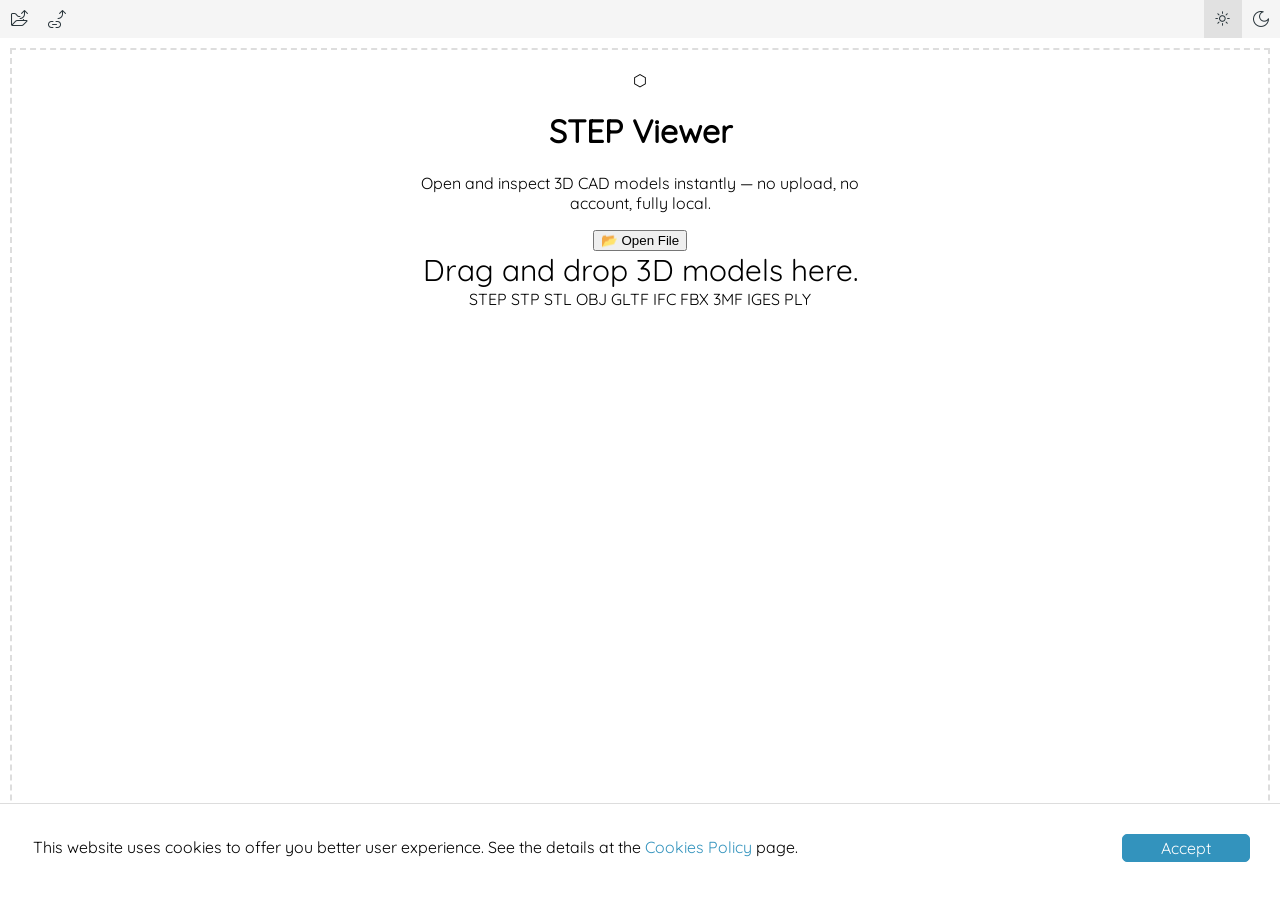
<file: index.html>
<!DOCTYPE html>
<html lang="en">

<head>
  <meta charset="UTF-8">
  <meta name="viewport" content="width=device-width, user-scalable=no">
  <meta name="description"
    content="Premium 3D STEP, STL & CAD file viewer — open and inspect 3D models directly in your browser. No upload required.">
  <title>STEP Viewer — Premium 3D CAD Viewer</title>
  <!-- Local Online3DViewer Build -->

</head>

<body>
  <div class="stp_viewer">
    <link rel="stylesheet" type="text/css" href="./website_dev/o3dv.website.min.css">
    <script type="text/javascript" src="./website_dev/o3dv.website.min.js"></script>

    <!-- Premium Styles -->
    <link rel="stylesheet" href="css/app.css">

    <script type="text/javascript">
      OV.StartWebsite();
    </script>
    <input type="file" class="open_file" style="display:none;" multiple>

    <!-- Header -->
    <div class="header">
      <div class="title">
        <div class="title_left">
          <div class="brand">
            <span class="brand-icon">⬡</span>
            <span class="brand-name">STEP Viewer</span>
          </div>
        </div>
        <div class="title_right header_buttons"></div>
        <div class="main_file_name only_full_width"></div>
      </div>
      <div class="toolbar"></div>
    </div>

    <!-- Main Viewer Area -->
    <div class="main">
      <div class="main_left_container side_bar_container only_full_width">
        <div class="main_navigator ov_panel_set_container"></div>
        <div class="main_splitter main_navigator_splitter"></div>
      </div>

      <div class="main_viewer"></div>

      <div class="main_right_container side_bar_container only_full_width">
        <div class="main_splitter main_sidebar_splitter"></div>
        <div class="main_sidebar ov_panel_set_right_container"></div>
      </div>
    </div>

    <!-- Intro / Landing Screen -->
    <div class="intro ov_thin_scrollbar">
      <div class="intro_content">

        <!-- Hero -->
        <div class="intro_hero">
          <div class="intro_logo_wrap">
            <span class="intro_logo_icon">⬡</span>
          </div>
          <h1 class="intro_title">STEP Viewer</h1>
          <p class="intro_subtitle">Open and inspect 3D CAD models instantly — no upload, no account, fully local.</p>

          <div class="intro_actions">
            <button class="btn btn-primary open-file-btn"
              onclick="document.querySelector('.stp_viewer .open_file').click()">
              <span class="btn-icon">📂</span> Open File
            </button>
          </div>

          <div class="intro_dragdrop_text">or drag & drop files anywhere</div>

          <!-- Format badges -->
          <div class="format_badges">
            <span class="badge">STEP</span>
            <span class="badge">STP</span>
            <span class="badge">STL</span>
            <span class="badge">OBJ</span>
            <span class="badge">GLTF</span>
            <span class="badge">IFC</span>
            <span class="badge">FBX</span>
            <span class="badge">3MF</span>
            <span class="badge">IGES</span>
            <span class="badge">PLY</span>
          </div>
        </div>

        <!-- Hidden format list required by OV engine -->
        <div class="intro_formats" style="display:none;">
          <div class="intro_formats_title" id="intro_formats_title"></div>
          <div class="intro_file_formats">
            <a href="#">step</a><a href="#">stp</a><a href="#">stl</a>
            <a href="#">obj</a><a href="#">gltf</a><a href="#">glb</a>
            <a href="#">ifc</a><a href="#">fbx</a><a href="#">3mf</a>
            <a href="#">ply</a><a href="#">iges</a><a href="#">igs</a>
            <a href="#">3dm</a><a href="#">3ds</a><a href="#">dae</a>
            <a href="#">wrl</a><a href="#">off</a><a href="#">amf</a>
          </div>
        </div>

      </div>
    </div>
    <script src="./js/app.js"></script>
  </div>

</body>

</html>
</file>
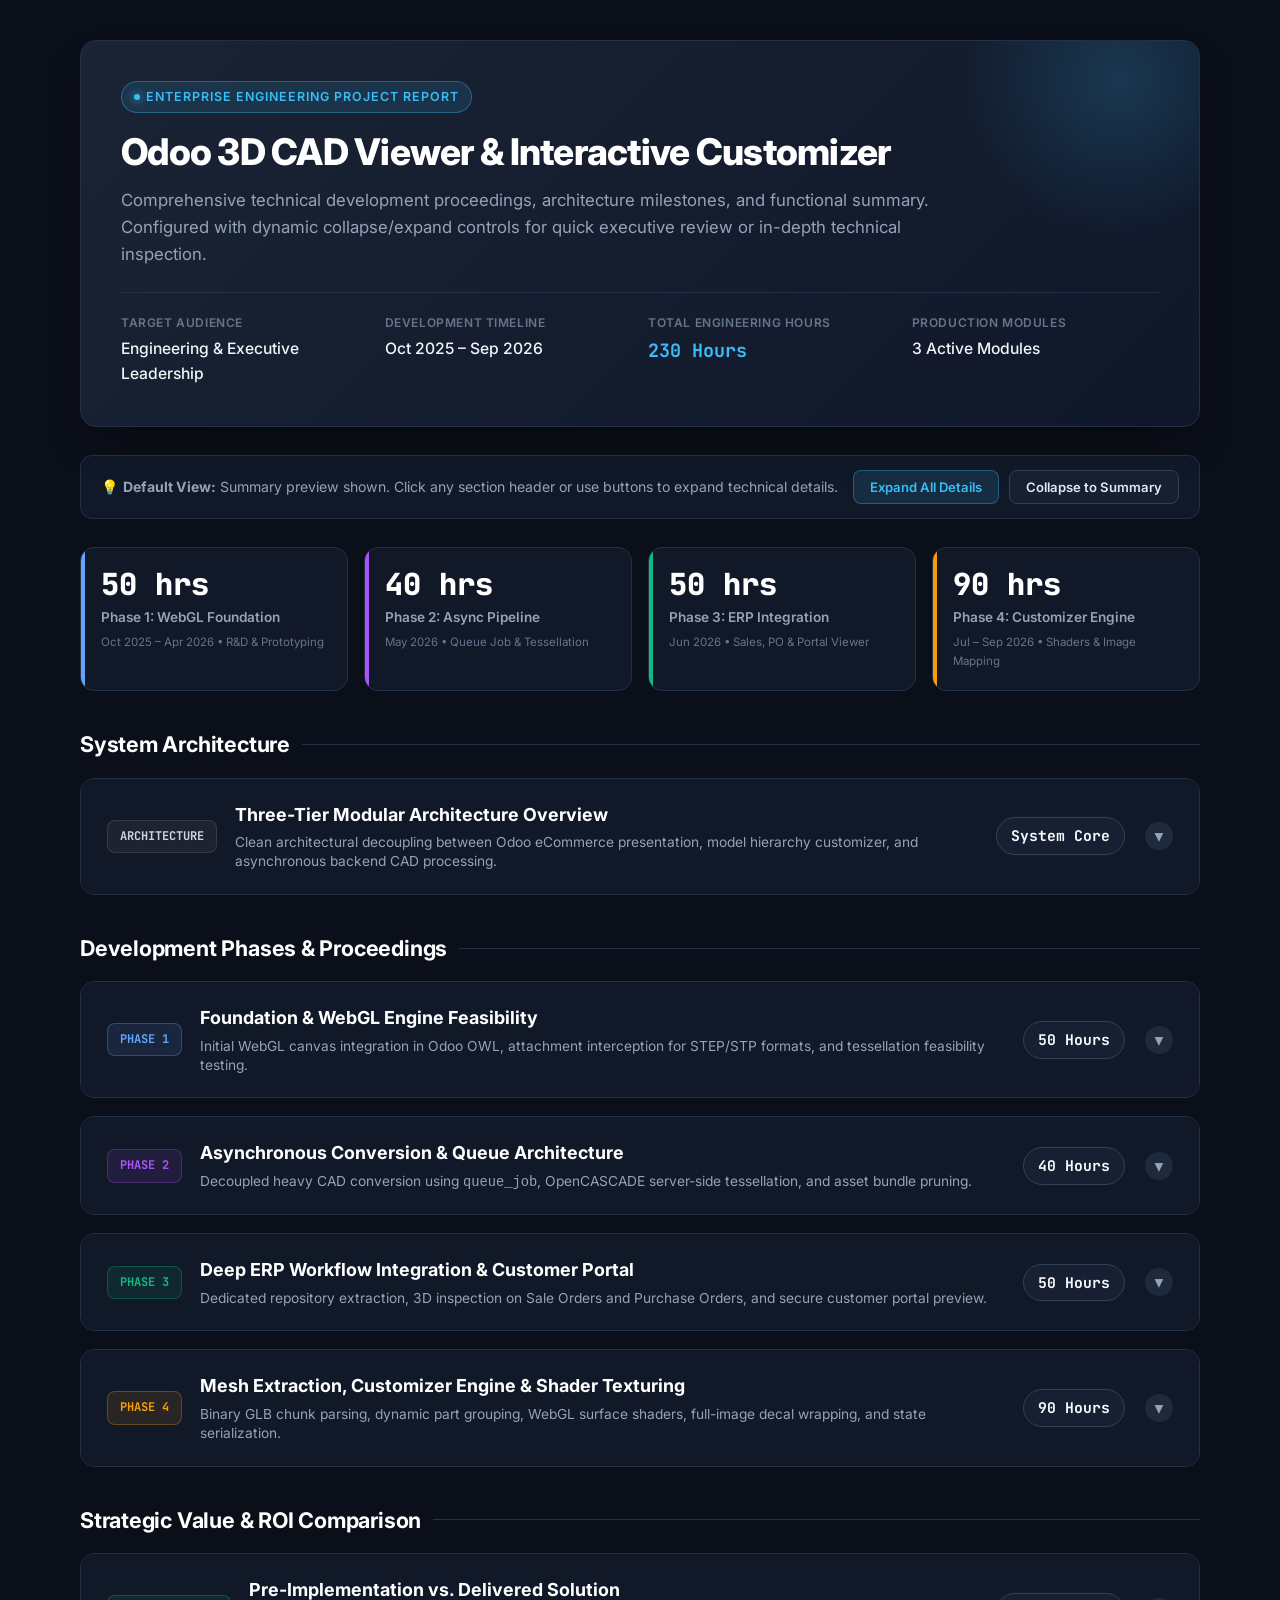
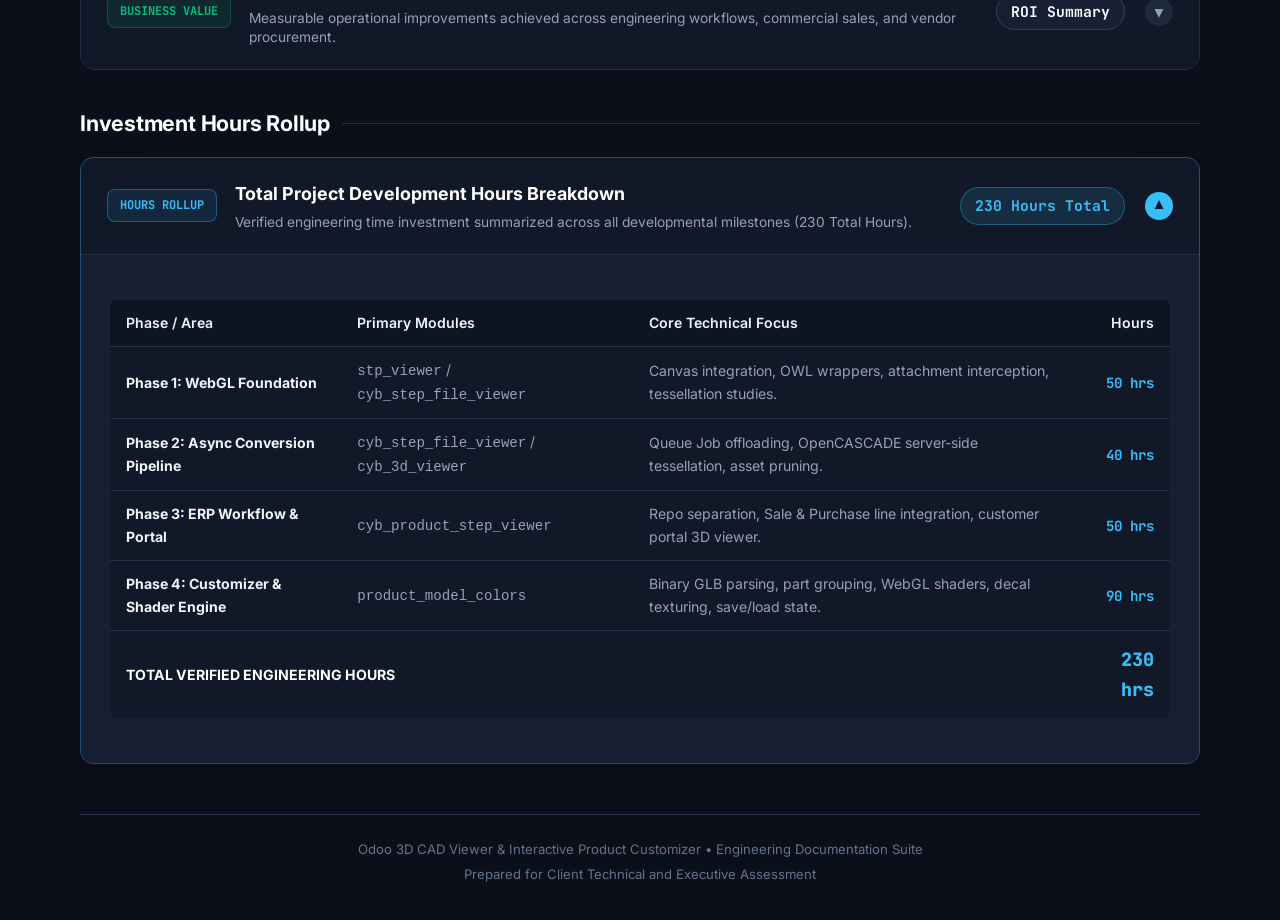
<file: proceedings/STEP_VIEWER_PROCEEDINGS.html>
<!DOCTYPE html>
<html lang="en">
<head>
  <meta charset="UTF-8" />
  <meta name="viewport" content="width=device-width, initial-scale=1.0" />
  <title>Odoo 3D CAD Viewer & Customizer — Project Proceedings & Functional Report</title>
  <link rel="preconnect" href="https://fonts.googleapis.com">
  <link rel="preconnect" href="https://fonts.gstatic.com" crossorigin>
  <link href="https://fonts.googleapis.com/css2?family=Inter:wght@300;400;500;600;700;800&family=JetBrains+Mono:wght@400;500;600;700&display=swap" rel="stylesheet">
  <style>
    :root {
      --bg: #0b0f19;
      --surface: #111827;
      --surface-card: #172033;
      --surface-hover: #1e293b;
      --border: #243048;
      --border-accent: #334155;
      --text: #e2e8f0;
      --text-muted: #94a3b8;
      --text-dim: #64748b;
      --primary: #38bdf8;
      --primary-dim: rgba(56, 189, 248, 0.12);
      --primary-border: rgba(56, 189, 248, 0.35);
      --accent-purple: #a855f7;
      --accent-emerald: #10b981;
      --accent-amber: #f59e0b;
      --accent-blue: #60a5fa;
      --code-bg: #0f172a;
      --font-sans: 'Inter', system-ui, -apple-system, sans-serif;
      --font-mono: 'JetBrains Mono', monospace;
    }

    * {
      box-sizing: border-box;
      margin: 0;
      padding: 0;
    }

    body {
      background-color: var(--bg);
      color: var(--text);
      font-family: var(--font-sans);
      line-height: 1.6;
      padding: 40px 20px;
      -webkit-font-smoothing: antialiased;
    }

    .container {
      max-width: 1120px;
      margin: 0 auto;
    }

    /* Header / Hero */
    header.hero {
      background: linear-gradient(135deg, rgba(30, 41, 59, 0.8) 0%, rgba(15, 23, 42, 0.95) 100%);
      border: 1px solid var(--border);
      border-radius: 16px;
      padding: 40px;
      margin-bottom: 28px;
      position: relative;
      overflow: hidden;
      box-shadow: 0 20px 40px -15px rgba(0, 0, 0, 0.5);
    }

    header.hero::before {
      content: '';
      position: absolute;
      top: -120px;
      right: -80px;
      width: 320px;
      height: 320px;
      background: radial-gradient(circle, rgba(56, 189, 248, 0.18) 0%, transparent 70%);
      pointer-events: none;
    }

    .badge {
      display: inline-flex;
      align-items: center;
      gap: 6px;
      background: var(--primary-dim);
      border: 1px solid var(--primary-border);
      color: var(--primary);
      font-size: 0.78rem;
      font-weight: 600;
      text-transform: uppercase;
      letter-spacing: 0.08em;
      padding: 5px 12px;
      border-radius: 9999px;
      margin-bottom: 16px;
    }

    .badge::before {
      content: '';
      width: 6px;
      height: 6px;
      background: var(--primary);
      border-radius: 50%;
      box-shadow: 0 0 8px var(--primary);
    }

    h1 {
      font-size: 2.3rem;
      font-weight: 800;
      color: #ffffff;
      line-height: 1.25;
      margin-bottom: 12px;
      letter-spacing: -0.02em;
    }

    .subtitle {
      font-size: 1.05rem;
      color: var(--text-muted);
      max-width: 820px;
      margin-bottom: 24px;
    }

    .meta-grid {
      display: grid;
      grid-template-columns: repeat(auto-fit, minmax(200px, 1fr));
      gap: 16px;
      padding-top: 20px;
      border-top: 1px solid var(--border);
    }

    .meta-item {
      display: flex;
      flex-direction: column;
      gap: 4px;
    }

    .meta-label {
      font-size: 0.75rem;
      color: var(--text-dim);
      text-transform: uppercase;
      letter-spacing: 0.05em;
      font-weight: 600;
    }

    .meta-value {
      font-size: 0.98rem;
      color: #f1f5f9;
      font-weight: 500;
    }

    .meta-value.highlight {
      color: var(--primary);
      font-weight: 700;
      font-family: var(--font-mono);
      font-size: 1.15rem;
    }

    /* Global Controls Bar */
    .controls-bar {
      display: flex;
      justify-content: space-between;
      align-items: center;
      background: var(--surface);
      border: 1px solid var(--border);
      border-radius: 12px;
      padding: 14px 20px;
      margin-bottom: 28px;
      flex-wrap: wrap;
      gap: 12px;
    }

    .controls-desc {
      font-size: 0.88rem;
      color: var(--text-muted);
      display: flex;
      align-items: center;
      gap: 8px;
    }

    .btn-group {
      display: flex;
      gap: 10px;
    }

    button.btn {
      background: var(--surface-card);
      border: 1px solid var(--border-accent);
      color: var(--text);
      font-family: var(--font-sans);
      font-size: 0.82rem;
      font-weight: 600;
      padding: 8px 16px;
      border-radius: 8px;
      cursor: pointer;
      display: inline-flex;
      align-items: center;
      gap: 6px;
      transition: all 0.2s ease;
    }

    button.btn:hover {
      background: var(--surface-hover);
      border-color: var(--primary);
      color: #fff;
    }

    button.btn-primary {
      background: var(--primary-dim);
      border-color: var(--primary-border);
      color: var(--primary);
    }

    button.btn-primary:hover {
      background: var(--primary);
      color: #0b0f19;
    }

    /* Metric Cards Summary */
    .stats-row {
      display: grid;
      grid-template-columns: repeat(4, 1fr);
      gap: 16px;
      margin-bottom: 32px;
    }

    @media (max-width: 860px) {
      .stats-row {
        grid-template-columns: repeat(2, 1fr);
      }
    }

    @media (max-width: 480px) {
      .stats-row {
        grid-template-columns: 1fr;
      }
    }

    .stat-card {
      background: var(--surface);
      border: 1px solid var(--border);
      border-radius: 14px;
      padding: 20px;
      position: relative;
      overflow: hidden;
      transition: transform 0.2s ease, border-color 0.2s ease;
    }

    .stat-card:hover {
      transform: translateY(-2px);
      border-color: var(--primary);
    }

    .stat-card::before {
      content: '';
      position: absolute;
      top: 0;
      left: 0;
      width: 4px;
      height: 100%;
    }

    .stat-card.c1::before { background: var(--accent-blue); }
    .stat-card.c2::before { background: var(--accent-purple); }
    .stat-card.c3::before { background: var(--accent-emerald); }
    .stat-card.c4::before { background: var(--accent-amber); }

    .stat-num {
      font-family: var(--font-mono);
      font-size: 1.9rem;
      font-weight: 800;
      color: #ffffff;
      line-height: 1.1;
      margin-bottom: 6px;
    }

    .stat-title {
      font-size: 0.85rem;
      font-weight: 600;
      color: var(--text-muted);
      margin-bottom: 4px;
    }

    .stat-sub {
      font-size: 0.72rem;
      color: var(--text-dim);
    }

    /* Section Headings */
    .section-title {
      font-size: 1.35rem;
      font-weight: 700;
      color: #ffffff;
      margin: 36px 0 16px 0;
      display: flex;
      align-items: center;
      gap: 12px;
      letter-spacing: -0.01em;
    }

    .section-title::after {
      content: '';
      flex: 1;
      height: 1px;
      background: var(--border);
    }

    /* Collapsible Section Container */
    .accordion-item {
      background: var(--surface);
      border: 1px solid var(--border);
      border-radius: 14px;
      margin-bottom: 18px;
      overflow: hidden;
      transition: border-color 0.2s ease;
    }

    .accordion-item:hover {
      border-color: var(--border-accent);
    }

    .accordion-item.active {
      border-color: var(--primary-border);
      box-shadow: 0 10px 30px -15px rgba(0, 0, 0, 0.4);
    }

    /* Summary Bar (Always Visible) */
    .summary-header {
      padding: 22px 26px;
      cursor: pointer;
      display: flex;
      justify-content: space-between;
      align-items: center;
      user-select: none;
      background: var(--surface);
      transition: background-color 0.2s ease;
    }

    .summary-header:hover {
      background: var(--surface-card);
    }

    .header-left {
      display: flex;
      align-items: center;
      gap: 18px;
      flex: 1;
    }

    .phase-badge {
      font-family: var(--font-mono);
      font-size: 0.75rem;
      font-weight: 700;
      padding: 6px 12px;
      border-radius: 8px;
      white-space: nowrap;
      background: rgba(255, 255, 255, 0.05);
      border: 1px solid rgba(255, 255, 255, 0.1);
      color: #cbd5e1;
    }

    .phase-1-color { color: var(--accent-blue); border-color: rgba(96, 165, 250, 0.3); background: rgba(96, 165, 250, 0.1); }
    .phase-2-color { color: var(--accent-purple); border-color: rgba(168, 85, 247, 0.3); background: rgba(168, 85, 247, 0.1); }
    .phase-3-color { color: var(--accent-emerald); border-color: rgba(16, 185, 129, 0.3); background: rgba(16, 185, 129, 0.1); }
    .phase-4-color { color: var(--accent-amber); border-color: rgba(245, 158, 11, 0.3); background: rgba(245, 158, 11, 0.1); }

    .header-text {
      display: flex;
      flex-direction: column;
      gap: 4px;
    }

    .item-title {
      font-size: 1.12rem;
      font-weight: 700;
      color: #ffffff;
      display: flex;
      align-items: center;
      gap: 10px;
    }

    .item-summary-preview {
      font-size: 0.86rem;
      color: var(--text-muted);
      line-height: 1.4;
    }

    .header-right {
      display: flex;
      align-items: center;
      gap: 20px;
      padding-left: 20px;
    }

    .hour-chip {
      font-family: var(--font-mono);
      font-size: 0.92rem;
      font-weight: 700;
      background: var(--surface-card);
      border: 1px solid var(--border-accent);
      color: #f8fafc;
      padding: 6px 14px;
      border-radius: 9999px;
      white-space: nowrap;
    }

    .toggle-icon {
      width: 28px;
      height: 28px;
      display: flex;
      align-items: center;
      justify-content: center;
      border-radius: 50%;
      background: var(--surface-hover);
      color: var(--text-muted);
      transition: transform 0.3s cubic-bezier(0.4, 0, 0.2, 1), background-color 0.2s ease, color 0.2s ease;
      font-size: 1.1rem;
    }

    .accordion-item.active .toggle-icon {
      transform: rotate(180deg);
      background: var(--primary);
      color: #0b0f19;
    }

    /* Collapsible Body Content */
    .details-body {
      display: none;
      padding: 28px;
      border-top: 1px solid var(--border);
      background: var(--surface-card);
      font-size: 0.94rem;
      color: var(--text);
    }

    .accordion-item.active .details-body {
      display: block;
      animation: fadeIn 0.25s ease-out;
    }

    @keyframes fadeIn {
      from { opacity: 0; transform: translateY(-6px); }
      to { opacity: 1; transform: translateY(0); }
    }

    /* Modern Architecture Diagram (Replacing raw text boxes) */
    .arch-flow {
      display: flex;
      flex-direction: column;
      gap: 16px;
      margin: 20px 0;
    }

    .arch-layer {
      background: var(--surface);
      border: 1px solid var(--border);
      border-radius: 12px;
      padding: 20px 24px;
      position: relative;
      box-shadow: 0 4px 20px rgba(0, 0, 0, 0.25);
    }

    .arch-layer.l1 { border-top: 3px solid var(--accent-blue); }
    .arch-layer.l2 { border-top: 3px solid var(--accent-purple); }
    .arch-layer.l3 { border-top: 3px solid var(--accent-emerald); }

    .arch-header {
      display: flex;
      justify-content: space-between;
      align-items: center;
      margin-bottom: 14px;
      padding-bottom: 10px;
      border-bottom: 1px solid rgba(255, 255, 255, 0.06);
    }

    .arch-title {
      font-size: 1rem;
      font-weight: 700;
      color: #ffffff;
      display: flex;
      align-items: center;
      gap: 10px;
    }

    .arch-tag {
      font-family: var(--font-mono);
      font-size: 0.72rem;
      padding: 3px 8px;
      border-radius: 6px;
      background: rgba(255, 255, 255, 0.06);
      color: var(--text-muted);
    }

    .arch-items-grid {
      display: grid;
      grid-template-columns: repeat(auto-fit, minmax(240px, 1fr));
      gap: 12px;
    }

    .arch-feature-card {
      background: var(--code-bg);
      border: 1px solid var(--border);
      border-radius: 8px;
      padding: 12px 14px;
      font-size: 0.86rem;
      color: var(--text);
    }

    .arch-feature-card strong {
      display: block;
      color: #ffffff;
      margin-bottom: 4px;
      font-size: 0.88rem;
    }

    .flow-connector {
      display: flex;
      justify-content: center;
      align-items: center;
      color: var(--primary);
      font-size: 1.2rem;
      margin: -6px 0;
      opacity: 0.8;
    }

    /* Structured Ordered Lists with Number Badges */
    ol.custom-ol {
      list-style: none;
      counter-reset: custom-counter;
      display: flex;
      flex-direction: column;
      gap: 14px;
      margin: 12px 0;
    }

    ol.custom-ol > li {
      counter-increment: custom-counter;
      position: relative;
      padding-left: 42px;
      color: var(--text-muted);
      font-size: 0.9rem;
      line-height: 1.5;
    }

    ol.custom-ol > li::before {
      content: counter(custom-counter);
      position: absolute;
      left: 0;
      top: 0;
      width: 26px;
      height: 26px;
      background: var(--primary-dim);
      border: 1px solid var(--primary-border);
      color: var(--primary);
      border-radius: 50%;
      display: flex;
      align-items: center;
      justify-content: center;
      font-family: var(--font-mono);
      font-size: 0.75rem;
      font-weight: 700;
    }

    ol.custom-ol strong {
      color: #f1f5f9;
    }

    /* Hours Allocation Ordered List with Pill Badges */
    ol.hours-ol {
      list-style: none;
      counter-reset: hour-counter;
      display: flex;
      flex-direction: column;
      gap: 12px;
      margin: 10px 0;
    }

    ol.hours-ol > li {
      counter-increment: hour-counter;
      display: flex;
      justify-content: space-between;
      align-items: center;
      background: var(--code-bg);
      border: 1px solid var(--border);
      border-radius: 8px;
      padding: 10px 14px;
      font-size: 0.88rem;
      color: var(--text-muted);
    }

    ol.hours-ol > li .task-name {
      display: flex;
      align-items: center;
      gap: 10px;
    }

    ol.hours-ol > li .task-num {
      width: 20px;
      height: 20px;
      background: rgba(255, 255, 255, 0.08);
      border-radius: 4px;
      display: flex;
      align-items: center;
      justify-content: center;
      font-family: var(--font-mono);
      font-size: 0.7rem;
      color: #cbd5e1;
      font-weight: 700;
    }

    ol.hours-ol > li .task-badge {
      font-family: var(--font-mono);
      font-weight: 700;
      color: var(--primary);
      background: var(--primary-dim);
      border: 1px solid var(--primary-border);
      padding: 3px 10px;
      border-radius: 9999px;
      font-size: 0.8rem;
      white-space: nowrap;
    }

    /* Detailed Content Elements */
    .grid-2col {
      display: grid;
      grid-template-columns: 1fr 1fr;
      gap: 20px;
      margin-bottom: 20px;
    }

    @media (max-width: 768px) {
      .grid-2col {
        grid-template-columns: 1fr;
      }
    }

    .detail-box {
      background: var(--surface);
      border: 1px solid var(--border);
      border-radius: 10px;
      padding: 20px;
    }

    .detail-box-title {
      font-size: 0.8rem;
      text-transform: uppercase;
      letter-spacing: 0.06em;
      color: var(--primary);
      font-weight: 700;
      margin-bottom: 12px;
      display: flex;
      align-items: center;
      gap: 8px;
    }

    .callout-quote {
      background: rgba(56, 189, 248, 0.05);
      border-left: 3px solid var(--primary);
      border-radius: 0 8px 8px 0;
      padding: 16px 20px;
      margin-top: 18px;
      font-size: 0.9rem;
      color: #cbd5e1;
      line-height: 1.5;
    }

    /* Comparison Table */
    .custom-table {
      width: 100%;
      border-collapse: collapse;
      margin: 16px 0;
      font-size: 0.88rem;
      border-radius: 8px;
      overflow: hidden;
      border: 1px solid var(--border);
    }

    .custom-table th {
      background: #0d1422;
      color: #f1f5f9;
      font-weight: 600;
      text-align: left;
      padding: 12px 16px;
      border-bottom: 1px solid var(--border);
    }

    .custom-table td {
      padding: 12px 16px;
      border-bottom: 1px solid var(--border);
      color: var(--text-muted);
      background: var(--surface);
    }

    .custom-table tr:last-child td {
      border-bottom: none;
    }

    .custom-table tr:hover td {
      background: var(--surface-card);
    }

    .custom-table strong {
      color: #f1f5f9;
    }

    /* Footer */
    footer {
      text-align: center;
      margin-top: 50px;
      padding-top: 24px;
      border-top: 1px solid var(--border);
      color: var(--text-dim);
      font-size: 0.82rem;
    }
  </style>
</head>
<body>

<div class="container">

  <!-- Hero Header -->
  <header class="hero">
    <div class="badge">Enterprise Engineering Project Report</div>
    <h1>Odoo 3D CAD Viewer & Interactive Customizer</h1>
    <p class="subtitle">
      Comprehensive technical development proceedings, architecture milestones, and functional summary. 
      Configured with dynamic collapse/expand controls for quick executive review or in-depth technical inspection.
    </p>

    <div class="meta-grid">
      <div class="meta-item">
        <span class="meta-label">Target Audience</span>
        <span class="meta-value">Engineering & Executive Leadership</span>
      </div>
      <div class="meta-item">
        <span class="meta-label">Development Timeline</span>
        <span class="meta-value">Oct 2025 – Sep 2026</span>
      </div>
      <div class="meta-item">
        <span class="meta-label">Total Engineering Hours</span>
        <span class="meta-value highlight">230 Hours</span>
      </div>
      <div class="meta-item">
        <span class="meta-label">Production Modules</span>
        <span class="meta-value">3 Active Modules</span>
      </div>
    </div>
  </header>

  <!-- Interactive Controls Bar -->
  <div class="controls-bar">
    <div class="controls-desc">
      <span>💡 <strong>Default View:</strong> Summary preview shown. Click any section header or use buttons to expand technical details.</span>
    </div>
    <div class="btn-group">
      <button class="btn btn-primary" onclick="expandAll()">Expand All Details</button>
      <button class="btn" onclick="collapseAll()">Collapse to Summary</button>
    </div>
  </div>

  <!-- Key Metric Cards Row -->
  <div class="stats-row">
    <div class="stat-card c1">
      <div class="stat-num">50 hrs</div>
      <div class="stat-title">Phase 1: WebGL Foundation</div>
      <div class="stat-sub">Oct 2025 – Apr 2026 • R&D & Prototyping</div>
    </div>
    <div class="stat-card c2">
      <div class="stat-num">40 hrs</div>
      <div class="stat-title">Phase 2: Async Pipeline</div>
      <div class="stat-sub">May 2026 • Queue Job & Tessellation</div>
    </div>
    <div class="stat-card c3">
      <div class="stat-num">50 hrs</div>
      <div class="stat-title">Phase 3: ERP Integration</div>
      <div class="stat-sub">Jun 2026 • Sales, PO & Portal Viewer</div>
    </div>
    <div class="stat-card c4">
      <div class="stat-num">90 hrs</div>
      <div class="stat-title">Phase 4: Customizer Engine</div>
      <div class="stat-sub">Jul – Sep 2026 • Shaders & Image Mapping</div>
    </div>
  </div>

  <!-- SECTION 1: ARCHITECTURAL OVERVIEW -->
  <div class="section-title">System Architecture</div>

  <div class="accordion-item" id="arch-overview">
    <div class="summary-header" onclick="toggleItem('arch-overview')">
      <div class="header-left">
        <span class="phase-badge">ARCHITECTURE</span>
        <div class="header-text">
          <div class="item-title">Three-Tier Modular Architecture Overview</div>
          <div class="item-summary-preview">
            Clean architectural decoupling between Odoo eCommerce presentation, model hierarchy customizer, and asynchronous backend CAD processing.
          </div>
        </div>
      </div>
      <div class="header-right">
        <span class="hour-chip">System Core</span>
        <div class="toggle-icon">▾</div>
      </div>
    </div>
    <div class="details-body">
      <p style="margin-bottom: 18px; color: var(--text-muted);">
        The platform decouples heavy CAD boundary-representation processing from Odoo's primary transactional HTTP workers to ensure system responsiveness and cross-device compatibility:
      </p>

      <!-- Clean HTML Flow Diagram -->
      <div class="arch-flow">
        
        <!-- Layer 1 -->
        <div class="arch-layer l1">
          <div class="arch-header">
            <span class="arch-title">Tier 1: Odoo ERP Presentation & Commerce Layer</span>
            <span class="arch-tag">Frontend & Client Views</span>
          </div>
          <div class="arch-items-grid">
            <div class="arch-feature-card">
              <strong>Website Customizer Modal</strong>
              Full-screen interactive 3D configurator for e-commerce customers with live part-selection drawers.
            </div>
            <div class="arch-feature-card">
              <strong>Customer Quote Portal</strong>
              Dedicated 3D review embedded inside quotation approval views for customer sign-off.
            </div>
            <div class="arch-feature-card">
              <strong>Backend Technical Views</strong>
              Integrated 3D viewport on Product Master, Sale Order Lines, and Purchase Order Lines.
            </div>
          </div>
        </div>

        <!-- Connector -->
        <div class="flow-connector">▼ Inter-Module RPC & JSON State Serialization</div>

        <!-- Layer 2 -->
        <div class="arch-layer l2">
          <div class="arch-header">
            <span class="arch-title">Tier 2: Model Hierarchy & Customizer Engine</span>
            <span class="arch-tag">product_model_colors</span>
          </div>
          <div class="arch-items-grid">
            <div class="arch-feature-card">
              <strong>Binary GLB Chunk 0 Parser</strong>
              Native stream reader extracting real CAD part names and mesh hierarchies directly from GLB headers.
            </div>
            <div class="arch-feature-card">
              <strong>Part Grouping & Search Rules</strong>
              Intelligent classification mapping extracted meshes into commercial customer-facing finish groups.
            </div>
            <div class="arch-feature-card">
              <strong>Real-Time WebGL Shader Pipeline</strong>
              Custom GPU shaders executing live color blending, surface sheen, and continuous image decal wrapping.
            </div>
          </div>
        </div>

        <!-- Connector -->
        <div class="flow-connector">▼ Asynchronous Task Queue & Binary Handshake</div>

        <!-- Layer 3 -->
        <div class="arch-layer l3">
          <div class="arch-header">
            <span class="arch-title">Tier 3: Core CAD Ingestion & Pipeline Service</span>
            <span class="arch-tag">cyb_step_file_viewer</span>
          </div>
          <div class="arch-items-grid">
            <div class="arch-feature-card">
              <strong>MIME Interception & Attachment Service</strong>
              Intercepts raw industrial STEP and STP file uploads across standard Odoo attachment points.
            </div>
            <div class="arch-feature-card">
              <strong>Queue Job Asynchronous Engine</strong>
              Offloads heavy tessellation to dedicated background workers, preventing browser or server freezes.
            </div>
            <div class="arch-feature-card">
              <strong>Server-Side CAD Tessellation</strong>
              Converts heavy boundary representations (B-Rep) to compressed, lightweight WebGL GLB assets.
            </div>
          </div>
        </div>

      </div>

      <div class="callout-quote">
        <strong>Modular Strategy:</strong> Splitting the suite across three dedicated modules (<code>cyb_step_file_viewer</code>, <code>cyb_product_step_viewer</code>, and <code>product_model_colors</code>) allows the engineering firm to deploy standalone 3D CAD previewing, or optionally enable the full commercial customizer without modifying core Odoo code.
      </div>
    </div>
  </div>

  <!-- SECTION 2: DETAILED PHASE PROCEEDINGS -->
  <div class="section-title">Development Phases & Proceedings</div>

  <!-- PHASE 1 -->
  <div class="accordion-item" id="phase-1">
    <div class="summary-header" onclick="toggleItem('phase-1')">
      <div class="header-left">
        <span class="phase-badge phase-1-color">PHASE 1</span>
        <div class="header-text">
          <div class="item-title">Foundation & WebGL Engine Feasibility</div>
          <div class="item-summary-preview">
            Initial WebGL canvas integration in Odoo OWL, attachment interception for STEP/STP formats, and tessellation feasibility testing.
          </div>
        </div>
      </div>
      <div class="header-right">
        <span class="hour-chip">50 Hours</span>
        <div class="toggle-icon">▾</div>
      </div>
    </div>
    <div class="details-body">
      <div class="grid-2col">
        <div class="detail-box">
          <div class="detail-box-title">Key Engineering Challenges Solved</div>
          <ol class="custom-ol">
            <li>
              <strong>Browser WebGL Canvas Lifecycle:</strong> Engineered safe WebGL context initialization and garbage-collection within Odoo's dynamic OWL dialogs to eliminate memory leaks during multi-tab browsing.
            </li>
            <li>
              <strong>MIME & Attachment Detection:</strong> Extended Odoo's native <code>ir.attachment</code> pipeline to intercept and validate raw <code>.step</code>, <code>.stp</code>, and <code>.glb</code> CAD formats.
            </li>
            <li>
              <strong>Feasibility Prototyping:</strong> Discovered that client-side tessellation caused severe browser lock-ups on CAD files exceeding 10MB, demonstrating that server-side preprocessing was strictly required.
            </li>
          </ol>
        </div>
        <div class="detail-box">
          <div class="detail-box-title">Engineering Effort Allocation (50 hrs)</div>
          <ol class="hours-ol">
            <li>
              <div class="task-name"><span class="task-num">1</span> WebGL camera, OrbitControls, and OWL component lifecycle</div>
              <span class="task-badge">20 hrs</span>
            </li>
            <li>
              <div class="task-name"><span class="task-num">2</span> Attachment model extension, security rules, and MIME handlers</div>
              <span class="task-badge">15 hrs</span>
            </li>
            <li>
              <div class="task-name"><span class="task-num">3</span> Cross-platform geometry normalization and client alignment</div>
              <span class="task-badge">15 hrs</span>
            </li>
          </ol>
        </div>
      </div>
      <div class="callout-quote">
        <strong>Milestone Result:</strong> Validated that 3D CAD visualization inside Odoo was technically feasible, providing the essential proof-of-concept for the engineering client to define exact commercial specifications.
      </div>
    </div>
  </div>

  <!-- PHASE 2 -->
  <div class="accordion-item" id="phase-2">
    <div class="summary-header" onclick="toggleItem('phase-2')">
      <div class="header-left">
        <span class="phase-badge phase-2-color">PHASE 2</span>
        <div class="header-text">
          <div class="item-title">Asynchronous Conversion & Queue Architecture</div>
          <div class="item-summary-preview">
            Decoupled heavy CAD conversion using <code>queue_job</code>, OpenCASCADE server-side tessellation, and asset bundle pruning.
          </div>
        </div>
      </div>
      <div class="header-right">
        <span class="hour-chip">40 Hours</span>
        <div class="toggle-icon">▾</div>
      </div>
    </div>
    <div class="details-body">
      <div class="grid-2col">
        <div class="detail-box">
          <div class="detail-box-title">Key Engineering Challenges Solved</div>
          <ol class="custom-ol">
            <li>
              <strong>Non-Blocking Conversion Pipeline:</strong> Connected <code>step.file.service</code> with <code>odoo.addons.queue_job</code> to run CAD processing in background threads without blocking user requests.
            </li>
            <li>
              <strong>Server-Side CAD Tessellation:</strong> Developed <code>step_to_glb_ocp</code> using OpenCASCADE/CadQuery Python bindings to compress raw CAD solids into lightweight WebGL GLB assets.
            </li>
            <li>
              <strong>Asset Pruning & Optimization:</strong> Removed heavy, bundled Three.js libraries (reducing asset payload by over 50,000 lines of code) and replaced them with a clean viewer container.
            </li>
            <li>
              <strong>Photorealistic Engineering Lighting:</strong> Added HDR environment maps (<code>citadella</code>, <code>fishermans_bastion</code>, <code>ice_river</code>) for realistic reflections on metallic materials.
            </li>
          </ol>
        </div>
        <div class="detail-box">
          <div class="detail-box-title">Engineering Effort Allocation (40 hrs)</div>
          <ol class="hours-ol">
            <li>
              <div class="task-name"><span class="task-num">1</span> Queue Job worker setup, timeout logic, and bus notifications</div>
              <span class="task-badge">16 hrs</span>
            </li>
            <li>
              <div class="task-name"><span class="task-num">2</span> OpenCASCADE CAD-to-GLB conversion scripting and meshing</div>
              <span class="task-badge">14 hrs</span>
            </li>
            <li>
              <div class="task-name"><span class="task-num">3</span> Asset bundle pruning and HDR environment map calibration</div>
              <span class="task-badge">10 hrs</span>
            </li>
          </ol>
        </div>
      </div>
      <div class="callout-quote">
        <strong>Milestone Result:</strong> Solved the primary scalability challenge: complex industrial CAD assemblies could now be converted automatically in the background without degrading Odoo's operational speed.
      </div>
    </div>
  </div>

  <!-- PHASE 3 -->
  <div class="accordion-item" id="phase-3">
    <div class="summary-header" onclick="toggleItem('phase-3')">
      <div class="header-left">
        <span class="phase-badge phase-3-color">PHASE 3</span>
        <div class="header-text">
          <div class="item-title">Deep ERP Workflow Integration & Customer Portal</div>
          <div class="item-summary-preview">
            Dedicated repository extraction, 3D inspection on Sale Orders and Purchase Orders, and secure customer portal preview.
          </div>
        </div>
      </div>
      <div class="header-right">
        <span class="hour-chip">50 Hours</span>
        <div class="toggle-icon">▾</div>
      </div>
    </div>
    <div class="details-body">
      <div class="grid-2col">
        <div class="detail-box">
          <div class="detail-box-title">Key Engineering Challenges Solved</div>
          <ol class="custom-ol">
            <li>
              <strong>Dedicated Repository Extraction:</strong> Separated code from the monolithic <code>custom</code> repository into <code>/step_viewer/</code> for isolated versioning and clean deployment.
            </li>
            <li>
              <strong>Procurement Verification:</strong> Embedded 3D inspection directly onto Purchase Order lines (<code>purchase.order.line</code>), enabling buyers to verify technical specifications before contract award.
            </li>
            <li>
              <strong>Sales Quoting Accuracy:</strong> Linked active 3D models to Quotations (<code>sale.order.line</code>), ensuring sales teams quote verified CAD configurations.
            </li>
            <li>
              <strong>Customer Portal 3D Experience:</strong> Built responsive OWL modals enabling external clients to inspect models in 3D directly from their customer quote portal under strict security rules.
            </li>
          </ol>
        </div>
        <div class="detail-box">
          <div class="detail-box-title">Engineering Effort Allocation (50 hrs)</div>
          <ol class="hours-ol">
            <li>
              <div class="task-name"><span class="task-num">1</span> Repository extraction, dependency cleanup, and manifest structure</div>
              <span class="task-badge">15 hrs</span>
            </li>
            <li>
              <div class="task-name"><span class="task-num">2</span> Sale Order & Purchase Order line model extensions & view hooks</div>
              <span class="task-badge">18 hrs</span>
            </li>
            <li>
              <div class="task-name"><span class="task-num">3</span> Frontend portal templates, security rules, and mobile testing</div>
              <span class="task-badge">17 hrs</span>
            </li>
          </ol>
        </div>
      </div>
      <div class="callout-quote">
        <strong>Milestone Result:</strong> Converted the viewer from a standalone technical utility into an integrated commercial driver, connecting engineers, sales reps, buyers, and external clients.
      </div>
    </div>
  </div>

  <!-- PHASE 4 -->
  <div class="accordion-item" id="phase-4">
    <div class="summary-header" onclick="toggleItem('phase-4')">
      <div class="header-left">
        <span class="phase-badge phase-4-color">PHASE 4</span>
        <div class="header-text">
          <div class="item-title">Mesh Extraction, Customizer Engine & Shader Texturing</div>
          <div class="item-summary-preview">
            Binary GLB chunk parsing, dynamic part grouping, WebGL surface shaders, full-image decal wrapping, and state serialization.
          </div>
        </div>
      </div>
      <div class="header-right">
        <span class="hour-chip">90 Hours</span>
        <div class="toggle-icon">▾</div>
      </div>
    </div>
    <div class="details-body">
      <div class="grid-2col">
        <div class="detail-box">
          <div class="detail-box-title">Key Engineering Challenges Solved</div>
          <ol class="custom-ol">
            <li>
              <strong>Binary GLB Chunk Parser:</strong> Engineered native unpacker in Python (<code>_extract_names_from_glb_bytes</code>) reading GLB Chunk 0 to extract exact CAD node names without loading entire meshes into RAM.
            </li>
            <li>
              <strong>Dynamic Part Grouping:</strong> Implemented <code>part.search</code> and <code>parts.group</code> models with overlap prevention constraints to organize raw CAD parts into customer-facing finish groups.
            </li>
            <li>
              <strong>Custom WebGL Shaders:</strong> Wrote custom shader routines executing live metallic sheen, gloss adjustment, and color blending on isolated 3D components.
            </li>
            <li>
              <strong>Full-Image Decal Mapping:</strong> Built continuous texture projection algorithms to wrap custom brand graphics and decals cleanly onto selected 3D surfaces.
            </li>
            <li>
              <strong>State Serialization Engine:</strong> Implemented state persistence to save custom configurations to product records and automatically re-hydrate the 3D scene on subsequent quote views.
            </li>
          </ol>
        </div>
        <div class="detail-box">
          <div class="detail-box-title">Engineering Effort Allocation (90 hrs)</div>
          <ol class="hours-ol">
            <li>
              <div class="task-name"><span class="task-num">1</span> Binary GLB chunk parsing and automated part extraction logic</div>
              <span class="task-badge">22 hrs</span>
            </li>
            <li>
              <div class="task-name"><span class="task-num">2</span> Interactive customizer drawer UI, part search, and palette models</div>
              <span class="task-badge">24 hrs</span>
            </li>
            <li>
              <div class="task-name"><span class="task-num">3</span> GPU shaders, continuous image decal wrapping, and UV coordinates</div>
              <span class="task-badge">26 hrs</span>
            </li>
            <li>
              <div class="task-name"><span class="task-num">4</span> State serialization, cart re-hydration, and performance optimization</div>
              <span class="task-badge">18 hrs</span>
            </li>
          </ol>
        </div>
      </div>
      <div class="callout-quote">
        <strong>Milestone Result:</strong> Delivered a real-time 3D product customizer running directly within Odoo. Clients can select parts, preview approved finishes, apply decals, and order customized assemblies seamlessly.
      </div>
    </div>
  </div>

  <!-- SECTION 3: STRATEGIC IMPACT & ROI -->
  <div class="section-title">Strategic Value & ROI Comparison</div>

  <div class="accordion-item" id="roi-summary">
    <div class="summary-header" onclick="toggleItem('roi-summary')">
      <div class="header-left">
        <span class="phase-badge" style="background: rgba(16, 185, 129, 0.1); color: var(--accent-emerald); border-color: rgba(16, 185, 129, 0.3);">BUSINESS VALUE</span>
        <div class="header-text">
          <div class="item-title">Pre-Implementation vs. Delivered Solution</div>
          <div class="item-summary-preview">
            Measurable operational improvements achieved across engineering workflows, commercial sales, and vendor procurement.
          </div>
        </div>
      </div>
      <div class="header-right">
        <span class="hour-chip">ROI Summary</span>
        <div class="toggle-icon">▾</div>
      </div>
    </div>
    <div class="details-body">
      <table class="custom-table">
        <thead>
          <tr>
            <th>Operational Dimension</th>
            <th>Pre-Implementation State</th>
            <th>Delivered Solution (Current)</th>
          </tr>
        </thead>
        <tbody>
          <tr>
            <td><strong>CAD Software Licenses</strong></td>
            <td>Expensive desktop CAD software needed for sales and procurement just to open files.</td>
            <td><strong>Zero external licenses required.</strong> 100% browser-based inside standard Odoo interface.</td>
          </tr>
          <tr>
            <td><strong>Client Quoting & Approvals</strong></td>
            <td>Static 2D PDF blueprints requiring multiple clarification calls and email threads.</td>
            <td><strong>Interactive 3D portal review</strong> with instant visual verification and customer sign-off.</td>
          </tr>
          <tr>
            <td><strong>Procurement Accuracy</strong></td>
            <td>Risk of vendors quoting wrong revisions due to detached email attachments.</td>
            <td><strong>Direct 3D model embedded</strong> on purchase order lines, locking specs to the order line.</td>
          </tr>
          <tr>
            <td><strong>Product Customization</strong></td>
            <td>Manual back-and-forth between sales and engineering for custom colors and finishes.</td>
            <td><strong>Automated self-service customizer</strong> with predefined approved palettes and decal mapping.</td>
          </tr>
        </tbody>
      </table>
    </div>
  </div>

  <!-- SECTION 4: HOURS SUMMARY ROLLUP -->
  <div class="section-title">Investment Hours Rollup</div>

  <div class="accordion-item active" id="hours-rollup">
    <div class="summary-header" onclick="toggleItem('hours-rollup')">
      <div class="header-left">
        <span class="phase-badge" style="background: rgba(56, 189, 248, 0.1); color: var(--primary); border-color: var(--primary-border);">HOURS ROLLUP</span>
        <div class="header-text">
          <div class="item-title">Total Project Development Hours Breakdown</div>
          <div class="item-summary-preview">
            Verified engineering time investment summarized across all developmental milestones (230 Total Hours).
          </div>
        </div>
      </div>
      <div class="header-right">
        <span class="hour-chip" style="background: var(--primary-dim); color: var(--primary); border-color: var(--primary-border);">230 Hours Total</span>
        <div class="toggle-icon">▾</div>
      </div>
    </div>
    <div class="details-body">
      <table class="custom-table">
        <thead>
          <tr>
            <th>Phase / Area</th>
            <th>Primary Modules</th>
            <th>Core Technical Focus</th>
            <th style="text-align: right;">Hours</th>
          </tr>
        </thead>
        <tbody>
          <tr>
            <td><strong>Phase 1: WebGL Foundation</strong></td>
            <td><code>stp_viewer</code> / <code>cyb_step_file_viewer</code></td>
            <td>Canvas integration, OWL wrappers, attachment interception, tessellation studies.</td>
            <td style="text-align: right; font-family: var(--font-mono); font-weight: 700; color: var(--primary);">50 hrs</td>
          </tr>
          <tr>
            <td><strong>Phase 2: Async Conversion Pipeline</strong></td>
            <td><code>cyb_step_file_viewer</code> / <code>cyb_3d_viewer</code></td>
            <td>Queue Job offloading, OpenCASCADE server-side tessellation, asset pruning.</td>
            <td style="text-align: right; font-family: var(--font-mono); font-weight: 700; color: var(--primary);">40 hrs</td>
          </tr>
          <tr>
            <td><strong>Phase 3: ERP Workflow & Portal</strong></td>
            <td><code>cyb_product_step_viewer</code></td>
            <td>Repo separation, Sale & Purchase line integration, customer portal 3D viewer.</td>
            <td style="text-align: right; font-family: var(--font-mono); font-weight: 700; color: var(--primary);">50 hrs</td>
          </tr>
          <tr>
            <td><strong>Phase 4: Customizer & Shader Engine</strong></td>
            <td><code>product_model_colors</code></td>
            <td>Binary GLB parsing, part grouping, WebGL shaders, decal texturing, save/load state.</td>
            <td style="text-align: right; font-family: var(--font-mono); font-weight: 700; color: var(--primary);">90 hrs</td>
          </tr>
          <tr style="background: rgba(56, 189, 248, 0.08);">
            <td colspan="3" style="font-weight: 700; color: #ffffff; padding: 14px 16px;">TOTAL VERIFIED ENGINEERING HOURS</td>
            <td style="text-align: right; font-family: var(--font-mono); font-size: 1.15rem; font-weight: 800; color: var(--primary); padding: 14px 16px;">230 hrs</td>
          </tr>
        </tbody>
      </table>
    </div>
  </div>

  <!-- Footer -->
  <footer>
    <p>Odoo 3D CAD Viewer & Interactive Product Customizer • Engineering Documentation Suite</p>
    <p style="margin-top: 4px;">Prepared for Client Technical and Executive Assessment</p>
  </footer>

</div>

<script>
  // Toggle individual accordion item
  function toggleItem(id) {
    const item = document.getElementById(id);
    if (item) {
      item.classList.toggle('active');
    }
  }

  // Expand all items to show full technical details
  function expandAll() {
    const items = document.querySelectorAll('.accordion-item');
    items.forEach(item => item.classList.add('active'));
  }

  // Collapse all items to show clean executive summary
  function collapseAll() {
    const items = document.querySelectorAll('.accordion-item');
    items.forEach(item => {
      item.classList.remove('active');
    });
  }
</script>

</body>
</html>
</file>
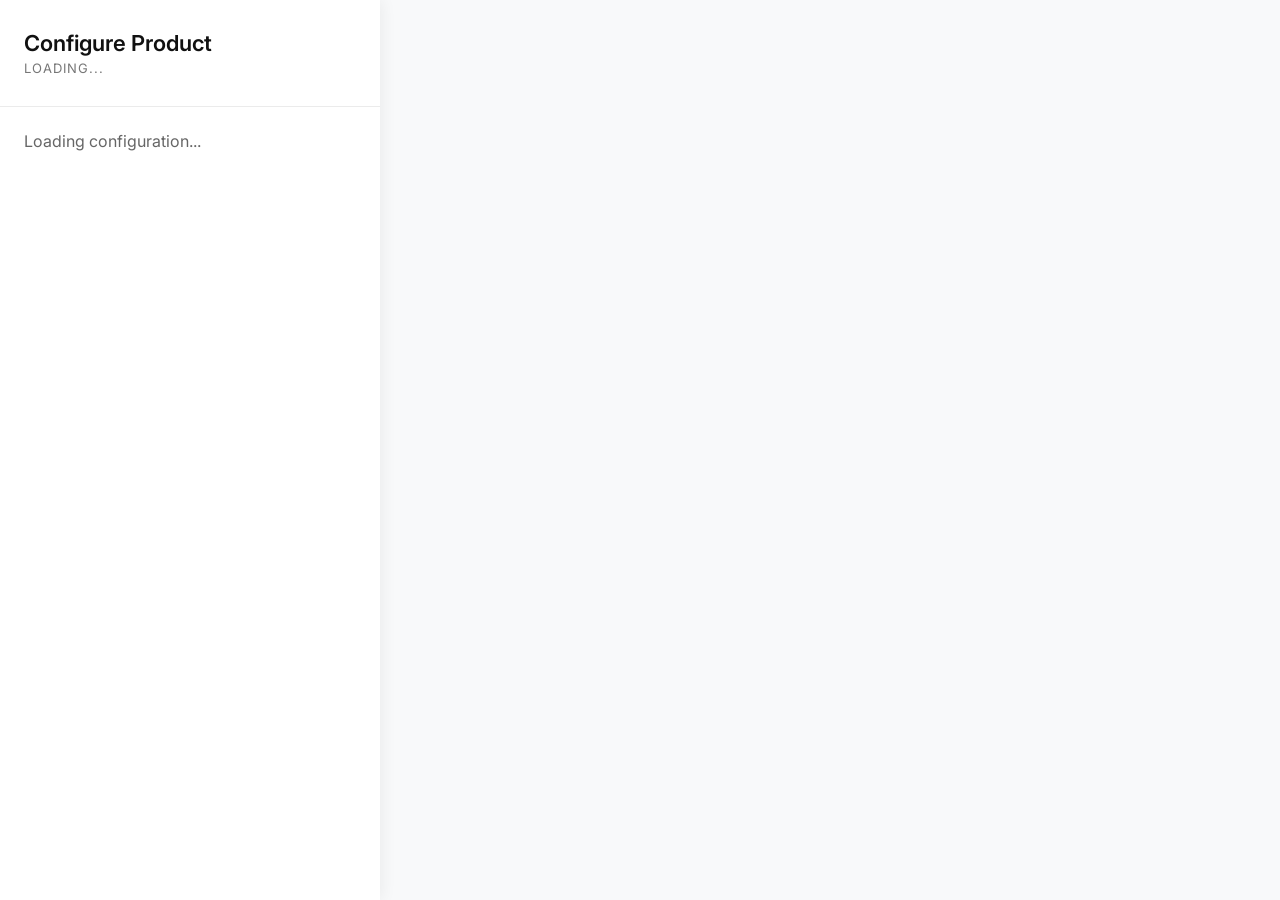
<file: cyb_step_file_viewer/static/viewer/cad_viewer1.html>
<html style="height: 100%; width: 100%;">
<head>
    <title>3D Customizer</title>
    <meta charset="utf-8" />
    <meta name="viewport" content="width=device-width, initial-scale=1" />
    
    <!-- Modern Font -->
    <link href="https://fonts.googleapis.com/css2?family=Inter:wght@400;500;600&display=swap" rel="stylesheet">
    <link rel="stylesheet" href="/cyb_step_file_viewer/static/viewer/cad_viewer1.css" />

    <!-- Three.js from Local Libs (ESM) -->
    <script type="importmap">
    {
        "imports": {
            "three_core": "/cyb_step_file_viewer/static/viewer/libs/three_core.js",
            "OrbitControls": "/cyb_step_file_viewer/static/viewer/libs/orbit_controls.js",
            "GLTFLoader": "/cyb_step_file_viewer/static/viewer/libs/gltf_loader.js"
        }
    }
    </script>
</head>

<body>
    <div id="app-container">
        <!-- Sidebar Customizer -->
        <div id="sidebar">
            <div class="sidebar-header">
                <h2>Configure Product</h2>
                <p id="product-name">Loading...</p>
            </div>
            
            <!-- Dynamic UI injected here -->
            <div id="options-container">
                <div style="padding: 24px; color: #666;">Loading configuration...</div>
            </div>
        </div>

        <!-- 3D Viewer Area -->
        <div id="viewer-container"></div>
    </div>

    <script src="/cyb_step_file_viewer/static/js/query_params.js"></script>
    <script type="module" src="/cyb_step_file_viewer/static/viewer/cad_viewer1.js"></script>
</body>
</html>
</file>
<file: css/app.css>
.ov_modal.ov_dialog {
  z-index: 9999;
}

.ov_navigator_info_panel {
  display: none;
}

.ov_sidebar_parameter .ov_sidebar_parameter_toggle.ov_toggle {
  background-color: silver;
  height: 9px;
}

.ov_sidebar_parameter_toggle.ov_toggle.on {
  background-color: white;
}

.ov_sidebar_parameter_toggle.ov_toggle.on .ov_toggle_slider {
  background-color: blue;
  border: 0;
}

.ov_sidebar_parameter_toggle.ov_toggle .ov_toggle_slider {
  width: 10px;
  height: 10px;
}

.ov_panel_set_content.ov_thin_scrollbar .ov_navigator_buttons {
  background-color: #edeced;
}

.stp_viewer .header .title {
  display: none;
}
</file>
<file: cyb_step_file_viewer/static/viewer/cad_viewer1.css>
* {
    box-sizing: border-box;
    font-family: 'Inter', -apple-system, BlinkMacSystemFont, sans-serif;
}

body, html {
    margin: 0;
    padding: 0;
    overflow: hidden;
    background-color: #f8f9fa; /* Sleek light grey behind 3D */
}

#app-container {
    display: flex;
    width: 100vw;
    height: 100vh;
}

/* Sidebar styling (Left Column) */
#sidebar {
    width: 380px;
    background: #ffffff;
    box-shadow: 2px 0 15px rgba(0,0,0,0.06);
    z-index: 10;
    display: flex;
    flex-direction: column;
    overflow-y: auto;
}

.sidebar-header {
    padding: 30px 24px;
    border-bottom: 1px solid #ebebeb;
}

.sidebar-header h2 {
    margin: 0 0 4px 0;
    font-size: 22px;
    font-weight: 600;
    color: #111;
}

.sidebar-header p {
    margin: 0;
    font-size: 13px;
    color: #777;
    text-transform: uppercase;
    letter-spacing: 1px;
}

/* Group Sections */
.group-section {
    padding: 24px;
    border-bottom: 1px solid #ebebeb;
}

.group-section h3 {
    margin: 0 0 16px 0;
    font-size: 13px;
    text-transform: uppercase;
    letter-spacing: 1px;
    color: #555;
    font-weight: 600;
}

/* Colors Grid */
.colors-grid {
    display: grid;
    grid-template-columns: repeat(4, 1fr);
    gap: 12px;
}

.color-btn {
    display: flex;
    flex-direction: column;
    align-items: center;
    justify-content: flex-start;
    background: none;
    border: 2px solid transparent;
    border-radius: 8px;
    padding: 8px 4px;
    cursor: pointer;
    transition: all 0.2s ease;
}

.color-btn:hover {
    background: #f4f4f5;
}

.color-btn.active {
    border-color: #000;
    background: #fafafa;
}

.color-circle {
    width: 36px;
    height: 36px;
    border-radius: 50%;
    margin-bottom: 8px;
    border: 1px solid rgba(0,0,0,0.1);
    box-shadow: inset 0 2px 4px rgba(0,0,0,0.1);
}

.color-name {
    font-size: 11px;
    text-align: center;
    color: #333;
    line-height: 1.2;
}

/* 3D Viewer Area */
#viewer-container {
    flex: 1;
    position: relative;
    cursor: grab;
}

#viewer-container:active {
    cursor: grabbing;
}
</file>
<file: website_dev/o3dv.website.min.css>
.pickr{position:relative;overflow:visible;transform:translateY(0)}.pickr *{box-sizing:border-box;outline:none;border:none;-webkit-appearance:none}.pickr .pcr-button{position:relative;height:2em;width:2em;padding:.5em;cursor:pointer;font-family:-apple-system,BlinkMacSystemFont,Segoe UI,Roboto,Helvetica Neue,Arial,sans-serif;border-radius:.15em;background:url('data:image/svg+xml;utf8, <svg xmlns="http://www.w3.org/2000/svg" viewBox="0 0 50 50" stroke="%2342445A" stroke-width="5px" stroke-linecap="round"><path d="M45,45L5,5"></path><path d="M45,5L5,45"></path></svg>') no-repeat center;background-size:0;transition:all .3s}.pickr .pcr-button:before{position:absolute;content:"";top:0;left:0;width:100%;height:100%;background:url('data:image/svg+xml;utf8, <svg xmlns="http://www.w3.org/2000/svg" viewBox="0 0 2 2"><path fill="white" d="M1,0H2V1H1V0ZM0,1H1V2H0V1Z"/><path fill="gray" d="M0,0H1V1H0V0ZM1,1H2V2H1V1Z"/></svg>');background-size:.5em;border-radius:.15em;z-index:-1}.pickr .pcr-button:before{z-index:initial}.pickr .pcr-button:after{position:absolute;content:"";top:0;left:0;height:100%;width:100%;transition:background .3s;background:var(--pcr-color);border-radius:.15em}.pickr .pcr-button.clear{background-size:70%}.pickr .pcr-button.clear:before{opacity:0}.pickr .pcr-button.clear:focus{box-shadow:0 0 0 1px #ffffffd9,0 0 0 3px var(--pcr-color)}.pickr .pcr-button.disabled{cursor:not-allowed}.pickr *,.pcr-app *{box-sizing:border-box;outline:none;border:none;-webkit-appearance:none}.pickr input:focus,.pickr input.pcr-active,.pickr button:focus,.pickr button.pcr-active,.pcr-app input:focus,.pcr-app input.pcr-active,.pcr-app button:focus,.pcr-app button.pcr-active{box-shadow:0 0 0 1px #ffffffd9,0 0 0 3px var(--pcr-color)}.pickr .pcr-palette,.pickr .pcr-slider,.pcr-app .pcr-palette,.pcr-app .pcr-slider{transition:box-shadow .3s}.pickr .pcr-palette:focus,.pickr .pcr-slider:focus,.pcr-app .pcr-palette:focus,.pcr-app .pcr-slider:focus{box-shadow:0 0 0 1px #ffffffd9,0 0 0 3px #00000040}.pcr-app{position:fixed;display:flex;flex-direction:column;z-index:10000;border-radius:.1em;background:#fff;opacity:0;visibility:hidden;transition:opacity .3s,visibility 0s .3s;font-family:-apple-system,BlinkMacSystemFont,Segoe UI,Roboto,Helvetica Neue,Arial,sans-serif;box-shadow:0 .15em 1.5em #0000001a,0 0 1em #00000008;left:0;top:0}.pcr-app.visible{transition:opacity .3s;visibility:visible;opacity:1}.pcr-app .pcr-swatches{display:flex;flex-wrap:wrap;margin-top:.75em}.pcr-app .pcr-swatches.pcr-last{margin:0}@supports (display: grid){.pcr-app .pcr-swatches{display:grid;align-items:center;grid-template-columns:repeat(auto-fit,1.75em)}}.pcr-app .pcr-swatches>button{font-size:1em;position:relative;width:calc(1.75em - 5px);height:calc(1.75em - 5px);border-radius:.15em;cursor:pointer;margin:2.5px;flex-shrink:0;justify-self:center;transition:all .15s;overflow:hidden;background:#0000;z-index:1}.pcr-app .pcr-swatches>button:before{position:absolute;content:"";top:0;left:0;width:100%;height:100%;background:url('data:image/svg+xml;utf8, <svg xmlns="http://www.w3.org/2000/svg" viewBox="0 0 2 2"><path fill="white" d="M1,0H2V1H1V0ZM0,1H1V2H0V1Z"/><path fill="gray" d="M0,0H1V1H0V0ZM1,1H2V2H1V1Z"/></svg>');background-size:6px;border-radius:.15em;z-index:-1}.pcr-app .pcr-swatches>button:after{content:"";position:absolute;top:0;left:0;width:100%;height:100%;background:var(--pcr-color);border:1px solid rgba(0,0,0,.05);border-radius:.15em;box-sizing:border-box}.pcr-app .pcr-swatches>button:hover{filter:brightness(1.05)}.pcr-app .pcr-swatches>button:not(.pcr-active){box-shadow:none}.pcr-app .pcr-interaction{display:flex;flex-wrap:wrap;align-items:center;margin:0 -.2em}.pcr-app .pcr-interaction>*{margin:0 .2em}.pcr-app .pcr-interaction input{letter-spacing:.07em;font-size:.75em;text-align:center;cursor:pointer;color:#75797e;background:#f1f3f4;border-radius:.15em;transition:all .15s;padding:.45em .5em;margin-top:.75em}.pcr-app .pcr-interaction input:hover{filter:brightness(.975)}.pcr-app .pcr-interaction input:focus{box-shadow:0 0 0 1px #ffffffd9,0 0 0 3px #4285f4bf}.pcr-app .pcr-interaction .pcr-result{color:#75797e;text-align:left;flex:1 1 8em;min-width:8em;transition:all .2s;border-radius:.15em;background:#f1f3f4;cursor:text}.pcr-app .pcr-interaction .pcr-result::-moz-selection{background:#4285f4;color:#fff}.pcr-app .pcr-interaction .pcr-result::selection{background:#4285f4;color:#fff}.pcr-app .pcr-interaction .pcr-type.active{color:#fff;background:#4285f4}.pcr-app .pcr-interaction .pcr-save,.pcr-app .pcr-interaction .pcr-cancel,.pcr-app .pcr-interaction .pcr-clear{color:#fff;width:auto}.pcr-app .pcr-interaction .pcr-save,.pcr-app .pcr-interaction .pcr-cancel,.pcr-app .pcr-interaction .pcr-clear{color:#fff}.pcr-app .pcr-interaction .pcr-save:hover,.pcr-app .pcr-interaction .pcr-cancel:hover,.pcr-app .pcr-interaction .pcr-clear:hover{filter:brightness(.925)}.pcr-app .pcr-interaction .pcr-save{background:#4285f4}.pcr-app .pcr-interaction .pcr-clear,.pcr-app .pcr-interaction .pcr-cancel{background:#f44250}.pcr-app .pcr-interaction .pcr-clear:focus,.pcr-app .pcr-interaction .pcr-cancel:focus{box-shadow:0 0 0 1px #ffffffd9,0 0 0 3px #f44250bf}.pcr-app .pcr-selection .pcr-picker{position:absolute;height:18px;width:18px;border:2px solid #fff;border-radius:100%;-webkit-user-select:none;-moz-user-select:none;user-select:none}.pcr-app .pcr-selection .pcr-color-palette,.pcr-app .pcr-selection .pcr-color-chooser,.pcr-app .pcr-selection .pcr-color-opacity{position:relative;-webkit-user-select:none;-moz-user-select:none;user-select:none;display:flex;flex-direction:column;cursor:grab;cursor:-webkit-grab}.pcr-app .pcr-selection .pcr-color-palette:active,.pcr-app .pcr-selection .pcr-color-chooser:active,.pcr-app .pcr-selection .pcr-color-opacity:active{cursor:grabbing;cursor:-webkit-grabbing}.pcr-app[data-theme=monolith]{width:14.25em;max-width:95vw;padding:.8em}.pcr-app[data-theme=monolith] .pcr-selection{display:flex;flex-direction:column;justify-content:space-between;flex-grow:1}.pcr-app[data-theme=monolith] .pcr-selection .pcr-color-preview{position:relative;z-index:1;width:100%;height:1em;display:flex;flex-direction:row;justify-content:space-between;margin-bottom:.5em}.pcr-app[data-theme=monolith] .pcr-selection .pcr-color-preview:before{position:absolute;content:"";top:0;left:0;width:100%;height:100%;background:url('data:image/svg+xml;utf8, <svg xmlns="http://www.w3.org/2000/svg" viewBox="0 0 2 2"><path fill="white" d="M1,0H2V1H1V0ZM0,1H1V2H0V1Z"/><path fill="gray" d="M0,0H1V1H0V0ZM1,1H2V2H1V1Z"/></svg>');background-size:.5em;border-radius:.15em;z-index:-1}.pcr-app[data-theme=monolith] .pcr-selection .pcr-color-preview .pcr-last-color{cursor:pointer;transition:background-color .3s,box-shadow .3s;border-radius:.15em 0 0 .15em;z-index:2}.pcr-app[data-theme=monolith] .pcr-selection .pcr-color-preview .pcr-current-color{border-radius:0 .15em .15em 0}.pcr-app[data-theme=monolith] .pcr-selection .pcr-color-preview .pcr-last-color,.pcr-app[data-theme=monolith] .pcr-selection .pcr-color-preview .pcr-current-color{background:var(--pcr-color);width:50%;height:100%}.pcr-app[data-theme=monolith] .pcr-selection .pcr-color-palette{width:100%;height:8em;z-index:1}.pcr-app[data-theme=monolith] .pcr-selection .pcr-color-palette .pcr-palette{border-radius:.15em;width:100%;height:100%}.pcr-app[data-theme=monolith] .pcr-selection .pcr-color-palette .pcr-palette:before{position:absolute;content:"";top:0;left:0;width:100%;height:100%;background:url('data:image/svg+xml;utf8, <svg xmlns="http://www.w3.org/2000/svg" viewBox="0 0 2 2"><path fill="white" d="M1,0H2V1H1V0ZM0,1H1V2H0V1Z"/><path fill="gray" d="M0,0H1V1H0V0ZM1,1H2V2H1V1Z"/></svg>');background-size:.5em;border-radius:.15em;z-index:-1}.pcr-app[data-theme=monolith] .pcr-selection .pcr-color-chooser,.pcr-app[data-theme=monolith] .pcr-selection .pcr-color-opacity{height:.5em;margin-top:.75em}.pcr-app[data-theme=monolith] .pcr-selection .pcr-color-chooser .pcr-picker,.pcr-app[data-theme=monolith] .pcr-selection .pcr-color-opacity .pcr-picker{top:50%;transform:translateY(-50%)}.pcr-app[data-theme=monolith] .pcr-selection .pcr-color-chooser .pcr-slider,.pcr-app[data-theme=monolith] .pcr-selection .pcr-color-opacity .pcr-slider{flex-grow:1;border-radius:50em}.pcr-app[data-theme=monolith] .pcr-selection .pcr-color-chooser .pcr-slider{background:linear-gradient(to right,red,#ff0,#0f0,#0ff,#00f,#f0f,red)}.pcr-app[data-theme=monolith] .pcr-selection .pcr-color-opacity .pcr-slider{background:linear-gradient(to right,transparent,black),url('data:image/svg+xml;utf8, <svg xmlns="http://www.w3.org/2000/svg" viewBox="0 0 2 2"><path fill="white" d="M1,0H2V1H1V0ZM0,1H1V2H0V1Z"/><path fill="gray" d="M0,0H1V1H0V0ZM1,1H2V2H1V1Z"/></svg>');background-size:100%,.25em}@font-face{font-family:O3DVIcons;src:url("./O3DVIcons-2DDY3NID.woff?d27bdb5af135068ed4a9350e285e132e") format("woff")}i[class^=icon-]:before,i[class*=" icon-"]:before{font-family:O3DVIcons!important;font-style:normal;font-weight:400!important;font-variant:normal;text-transform:none;line-height:1;-webkit-font-smoothing:antialiased;-moz-osx-font-smoothing:grayscale}.icon-arrow_down:before{content:"\f101"}.icon-arrow_left:before{content:"\f102"}.icon-arrow_right:before{content:"\f103"}.icon-arrow_up:before{content:"\f104"}.icon-camera_orthographic:before{content:"\f105"}.icon-camera_perspective:before{content:"\f106"}.icon-close:before{content:"\f107"}.icon-collapse:before{content:"\f108"}.icon-dark_mode:before{content:"\f109"}.icon-deisolate:before{content:"\f10a"}.icon-details:before{content:"\f10b"}.icon-donate:before{content:"\f10c"}.icon-download:before{content:"\f10d"}.icon-expand:before{content:"\f10e"}.icon-export:before{content:"\f10f"}.icon-feedback:before{content:"\f110"}.icon-file_download:before{content:"\f111"}.icon-files:before{content:"\f112"}.icon-fit:before{content:"\f113"}.icon-fix_up_off:before{content:"\f114"}.icon-fix_up_on:before{content:"\f115"}.icon-flat_list:before{content:"\f116"}.icon-flip:before{content:"\f117"}.icon-github:before{content:"\f118"}.icon-hidden:before{content:"\f119"}.icon-info:before{content:"\f11a"}.icon-isolate:before{content:"\f11b"}.icon-light_mode:before{content:"\f11c"}.icon-materials:before{content:"\f11d"}.icon-measure_angle:before{content:"\f11e"}.icon-measure_distance_parallel:before{content:"\f11f"}.icon-measure_distance:before{content:"\f120"}.icon-measure:before{content:"\f121"}.icon-meshes:before{content:"\f122"}.icon-missing_files:before{content:"\f123"}.icon-model:before{content:"\f124"}.icon-open_url:before{content:"\f125"}.icon-open:before{content:"\f126"}.icon-print3d:before{content:"\f127"}.icon-settings:before{content:"\f128"}.icon-share:before{content:"\f129"}.icon-snapshot:before{content:"\f12a"}.icon-tree_mesh:before{content:"\f12b"}.icon-tree_view:before{content:"\f12c"}.icon-twitter:before{content:"\f12d"}.icon-up_y:before{content:"\f12e"}.icon-up_z:before{content:"\f12f"}.icon-visible:before{content:"\f130"}.icon-warning:before{content:"\f131"}:root{--ov_foreground_color: #000000;--ov_background_color: #ffffff;--ov_disabled_foreground_color: #cccccc;--ov_button_color: #3393bd;--ov_button_hover_color: #146a8f;--ov_button_text_color: #ffffff;--ov_outline_button_color: #3393bd;--ov_outline_button_hover_color: #c9e5f8;--ov_outline_button_text_color: #3393bd;--ov_icon_color: #263238;--ov_light_icon_color: #838383;--ov_selected_icon_color: #3393bd;--ov_disabled_icon_color: #cccccc;--ov_hover_color: #c9e5f8;--ov_hover_text_color: #3393bd;--ov_logo_text_color: #15334a;--ov_logo_border_color: #000000;--ov_toolbar_background_color: #f5f5f5;--ov_toolbar_selected_color: #e1e1e1;--ov_toolbar_separator_color: #cccccc;--ov_treeview_selected_color: #eeeeee;--ov_dialog_foreground_color: #000000;--ov_dialog_background_color: #ffffff;--ov_dialog_control_border_color: #e1e1e1;--ov_border_color: #dddddd;--ov_shadow: 0px 0px 10px #cccccc;--ov_foreground_color_dark: #fafafa;--ov_background_color_dark: #2a2b2e;--ov_disabled_foreground_color_dark: #888888;--ov_button_color_dark: #3393bd;--ov_button_hover_color_dark: #146a8f;--ov_button_text_color_dark: #ffffff;--ov_outline_button_color_dark: #c9e5f8;--ov_outline_button_hover_color_dark: #2f6984;--ov_outline_button_text_color_dark: #c9e5f8;--ov_icon_color_dark: #fafafa;--ov_light_icon_color_dark: #bababa;--ov_selected_icon_color_dark: #3393bd;--ov_disabled_icon_color_dark: #888888;--ov_hover_color_dark: #667c86;--ov_hover_text_color_dark: #fafafa;--ov_logo_text_color_dark: #fafafa;--ov_logo_border_color_dark: #2a2b2e;--ov_toolbar_background_color_dark: #3d3e42;--ov_toolbar_selected_color_dark: #272727;--ov_toolbar_separator_color_dark: #888888;--ov_treeview_selected_color_dark: #38393d;--ov_dialog_foreground_color_dark: #fafafa;--ov_dialog_background_color_dark: #3c3c40;--ov_dialog_control_border_color_dark: #e1e1e1;--ov_border_color_dark: #444444;--ov_shadow_dark: 0px 0px 10px #222222}:root{--ov_only_on_model_display: inherit}@font-face{font-family:Quicksand;src:url("./Quicksand-Regular-K32YVORR.ttf")}html,body{color:var(--ov_foreground_color);background:var(--ov_background_color);font-size:16px;font-family:Quicksand,Helvetica,sans-serif;width:100%;height:100%;margin:0;padding:0;overflow:hidden}a{color:var(--ov_button_color);text-decoration:none}img{display:block}ol,ul{padding:0 25px;margin:0}li{margin:10px 0;line-height:25px}.only_on_model{display:var(--ov_only_on_model_display)}input,select,textarea{font-family:Quicksand,Helvetica,sans-serif;font-size:16px;outline:none}@media (hover){a:hover{text-decoration:underline}}@media (max-width: 800px){.only_full_width{display:none}}div.ov_svg_icon{color:var(--ov_icon_color);font-size:18px;width:18px;height:18px}div.ov_svg_icon.left{margin-right:10px;float:left}div.ov_svg_icon.left_inline{margin-right:10px;margin-top:2px;float:left}div.ov_svg_icon.light{color:var(--ov_light_icon_color)}div.ov_svg_icon.selected{color:var(--ov_selected_icon_color)}div.ov_svg_icon.disabled{color:var(--ov_disabled_icon_color)}div.ov_thin_scrollbar{scrollbar-color:var(--ov_border_color) transparent;scrollbar-width:thin}div.ov_thin_scrollbar::-webkit-scrollbar{width:3px;height:3px}div.ov_thin_scrollbar::-webkit-scrollbar-thumb{background:#ccc}div.ov_button{color:var(--ov_button_text_color);background:var(--ov_button_color);text-align:center;padding:3px;border:1px solid var(--ov_button_color);border-radius:5px;cursor:pointer}div.ov_button.outline{color:var(--ov_outline_button_text_color);background:transparent;border:1px solid var(--ov_outline_button_color)}div.ov_tooltip{color:var(--ov_dialog_foreground_color);background:var(--ov_dialog_background_color);padding:5px 10px;border-radius:5px;position:absolute;box-shadow:var(--ov_shadow)}input[type=text]{color:var(--ov_dialog_foreground_color);background:var(--ov_dialog_background_color)}input[type=text]:disabled{color:var(--ov_disabled_foreground_color)}textarea{color:var(--ov_dialog_foreground_color);background:var(--ov_dialog_background_color)}input.ov_radio_button{position:relative;top:2px;width:14px;height:14px;margin-right:10px;border:1px solid var(--ov_foreground_color);border-radius:50%;transition:.2s all linear;-webkit-appearance:none;-moz-appearance:none;appearance:none}input.ov_radio_button:checked{border:5px solid var(--ov_button_color)}input.ov_checkbox{position:relative;top:4px;width:14px;height:14px;margin-right:10px;border-radius:2px;border:1px solid var(--ov_foreground_color);transition:.2s all linear;-webkit-appearance:none;-moz-appearance:none;appearance:none}input.ov_checkbox:checked{background-color:var(--ov_button_color);background-image:url("./checkmark-YRFBL6HJ.svg");background-position:center;border:0px}div.ov_select_container{position:relative}div.ov_select_container:after{font-family:O3DVIcons;font-size:18px;content:"\f101";position:absolute;right:6px;top:6px;pointer-events:none}select.ov_select{color:var(--ov_dialog_foreground_color);background:var(--ov_dialog_background_color);font-size:16px;margin:0;padding:5px;border:1px solid var(--ov_border_color);border-radius:5px;-webkit-appearance:none;-moz-appearance:none;appearance:none}input.ov_slider{height:1px;background:var(--ov_border_color);outline:none;-webkit-appearance:none;-moz-appearance:none;appearance:none}input.ov_slider::-webkit-slider-thumb{background:var(--ov_button_color);width:14px;height:14px;border-radius:14px;cursor:pointer;-webkit-appearance:none;appearance:none}input.ov_slider::-moz-range-thumb{background:var(--ov_button_color);width:14px;height:14px;border:0px;border-radius:14px;cursor:pointer}span.ov_slider_label{margin-left:10px;position:relative;bottom:-4px}div.ov_toggle{width:24px;height:8px;padding:2px;transition:.4s;border:1px solid var(--ov_foreground_color);border-radius:10px;cursor:pointer}div.ov_toggle_slider{width:6px;height:6px;transition:.4s;border-radius:8px;border:1px solid var(--ov_foreground_color)}div.ov_toggle.on{background:var(--ov_foreground_color)}div.ov_toggle.on div.ov_toggle_slider{background:var(--ov_background_color);transform:translate(16px);border:1px solid var(--ov_background_color)}@media (hover){div.ov_svg_icon.selected:hover{color:var(--ov_hover_text_color)}div.ov_button:hover{background:var(--ov_button_hover_color);border:1px solid var(--ov_button_hover_color)}div.ov_button.outline:hover{background:var(--ov_outline_button_hover_color);border:1px solid var(--ov_outline_button_color)}}div.ov_modal{position:absolute}div.ov_modal_overlay{width:100%;height:100%;left:0;top:0;position:absolute}div.ov_dialog{color:var(--ov_dialog_foreground_color);background:var(--ov_dialog_background_color);width:400px;padding:20px;box-shadow:var(--ov_shadow);border-radius:5px}div.ov_dialog div.ov_dialog_title{font-size:19px;font-weight:700}div.ov_dialog div.ov_dialog_inner_title{font-weight:700;margin-bottom:10px}div.ov_dialog div.ov_dialog_content{padding:20px 0;overflow:auto}div.ov_dialog div.ov_dialog_section{margin:10px 0;overflow:auto}div.ov_dialog div.ov_dialog_buttons{overflow:auto}div.ov_dialog div.ov_dialog_buttons_inner{float:right;overflow:auto}div.ov_dialog div.ov_dialog_buttons div.ov_dialog_button{margin-left:10px;width:80px;float:left}div.ov_dialog div.ov_dialog_message{overflow:auto}div.ov_dialog div.ov_dialog_submessage{font-size:14px;font-style:italic;margin-top:10px}div.ov_dialog input.ov_dialog_text{padding:5px;border:1px solid var(--ov_dialog_control_border_color);border-radius:5px;overflow:auto}div.ov_dialog textarea.ov_dialog_textarea{margin:10px 0;width:100%;height:120px;border:1px solid var(--ov_dialog_control_border_color);box-sizing:border-box}div.ov_dialog div.ov_dialog_options{height:50px}div.ov_dialog div.ov_dialog_import_file_list{max-height:300px;overflow:auto}div.ov_dialog div.ov_dialog_file_link{color:var(--ov_button_color);padding:5px;display:block;overflow:auto;border-radius:5px;cursor:pointer}div.ov_dialog div.ov_dialog_file_link div.ov_file_link_img{color:var(--ov_button_color);margin-top:2px;margin-right:10px;float:left}div.ov_dialog div.ov_dialog_file_link div.ov_dialog_file_link_text{float:left}div.ov_dialog div.ov_dialog_copyable_input{padding:3px;border:1px solid var(--ov_dialog_control_border_color);border-radius:5px;overflow:auto}div.ov_dialog div.ov_dialog_copyable_input input{width:70%;margin-top:3px;float:left;border:0px;box-sizing:border-box}div.ov_dialog div.ov_dialog_copyable_input div.ov_dialog_copyable_input_button{width:28%;margin-left:0;box-sizing:border-box;cursor:pointer;float:right}div.ov_dialog div.ov_dialog_row{padding:3px 0;overflow:auto}div.ov_dialog div.ov_dialog_row_name{width:30%;margin-top:6px;float:left}div.ov_dialog div.ov_dialog_row_value{width:70%;float:left}div.ov_dialog select.ov_select{width:100%;border:1px solid var(--ov_dialog_control_border_color);box-sizing:border-box}div.ov_popup{color:var(--ov_dialog_foreground_color);background:var(--ov_dialog_background_color);width:200px;padding:10px;box-shadow:var(--ov_shadow);border-radius:5px}div.ov_popup div.ov_popup_list{max-height:200px;overflow:auto}div.ov_popup div.ov_popup_list_item{padding:10px;border-radius:5px;cursor:pointer;overflow:auto}div.ov_popup div.ov_popup_list_item_icon{float:left}div.ov_popup div.ov_popup_list_item_name{white-space:nowrap;text-overflow:ellipsis;overflow:hidden}div.ov_progress{color:var(--ov_dialog_foreground_color);background:var(--ov_dialog_background_color);padding:20px;text-align:center;width:400px;box-shadow:var(--ov_shadow);border-radius:5px}@keyframes ov_progress_img_kf{0%{transform:rotate(0)}to{transform:rotate(360deg)}}div.ov_progress div.ov_progress_img svg{width:80px;height:80px;margin-top:5px;margin-bottom:15px;display:inline-block;animation:ov_progress_img_kf 5s linear infinite}div.ov_progress div.ov_progress_text{font-size:19px;text-align:center}div.ov_snapshot_dialog{width:480px;float:right}div.ov_snapshot_dialog_options{width:230px;float:right}img.ov_snapshot_dialog_preview{background:var(--ov_border_color);border:1px solid var(--ov_dialog_control_border_color);width:230px;height:230px;object-fit:contain;float:left;border-radius:5px}div.ov_snapshot_dialog_param_name{width:60px;margin-left:30px;margin-top:6px;float:left}input.ov_snapshot_dialog_param_value{width:80px;text-align:right;float:left}div.ov_snapshot_dialog_separator{margin:10px 0;border-bottom:1px solid var(--ov_border_color)}@media (hover){div.ov_dialog div.ov_dialog_file_link:hover{color:var(--ov_hover_text_color);background:var(--ov_hover_color)}div.ov_dialog div.ov_dialog_file_link:hover div.ov_file_link_img{color:var(--ov_hover_text_color)}div.ov_popup div.ov_popup_list_item:hover{background:var(--ov_hover_color)}}@media (max-width: 700px){div.ov_dialog,div.ov_progress{max-width:80%}}div.ov_tree_view{user-select:none}div.ov_tree_view div.ov_tree_item{overflow:auto;border-radius:5px;padding-right:5px}div.ov_tree_view div.ov_tree_item.selected{background:var(--ov_treeview_selected_color);font-weight:700}div.ov_tree_view div.ov_tree_item.clickable{cursor:pointer;border-radius:5px}div.ov_tree_view div.ov_tree_item_button_container{float:right}div.ov_tree_view div.ov_tree_item_button{color:var(--ov_light_icon_color);padding:5px;float:left;cursor:pointer}div.ov_tree_view div.ov_tree_item_icon{padding:5px;float:left}div.ov_tree_view div.ov_tree_item_name{padding:4px 5px;overflow:hidden;text-overflow:ellipsis;white-space:nowrap}div.ov_tree_view div.ov_tree_view_children{margin-left:28px}div.ov_tree_view.tight div.ov_tree_view_children{margin-left:10px}@media (hover){div.ov_tree_view div.ov_tree_item.clickable:hover{background:var(--ov_hover_color)}}div.ov_panel_set_container div.ov_panel_set_menu{float:left}div.ov_panel_set_right_container div.ov_panel_set_menu{float:right}div.ov_panel_set_menu div.ov_panel_set_menu_button{padding:10px;cursor:pointer}div.ov_panel_set_container div.ov_panel_set_content{padding-left:10px;border-left:1px solid var(--ov_border_color);overflow:auto}div.ov_panel_set_right_container div.ov_panel_set_content{padding-right:10px;border-right:1px solid var(--ov_border_color);overflow:auto}div.ov_panel_button{cursor:pointer;margin-top:10px;border:1px solid var(--ov_border_color);border-radius:5px;overflow:auto}div.ov_panel_button_text{padding:5px;float:left}div.ov_panel_button_icon{color:var(--ov_light_icon_color);padding:6px;float:right}div.ov_panel_button_left_icon{color:var(--ov_light_icon_color);padding:6px;float:left}@media (hover){div.ov_panel_button:hover,div.ov_panel_set_menu div.ov_panel_set_menu_button:hover{background:var(--ov_hover_color)}}div.ov_navigator_buttons{border-bottom:1px solid var(--ov_border_color);margin-bottom:10px;padding:5px 5px 5px 0;overflow:auto}div.ov_navigator_button{float:left;cursor:pointer;padding:5px}div.ov_navigator_button.right{float:right}div.ov_navigator_buttons div.ov_navigator_buttons_separator{background:var(--ov_border_color);width:1px;height:28px;margin:0 2px;float:left}div.ov_navigator_tree_title{font-weight:700;white-space:nowrap;text-overflow:ellipsis;overflow:hidden;padding-top:10px;padding-bottom:10px;margin-bottom:10px;border-bottom:1px solid var(--ov_border_color)}div.ov_navigator_tree_title.withbuttons{padding-bottom:6px}div.ov_navigator_tree_title.nomargin{margin-bottom:0}div.ov_navigator_tree_title_buttons{float:right;margin-right:5px;margin-top:-4px}div.ov_navigator_tree_panel{overflow:auto}div.ov_navigator_info_panel{margin-top:10px;border-top:1px solid var(--ov_border_color);overflow:auto}@media (hover){div.ov_navigator_info_panel div.ov_navigator_info_panel_title:hover,div.ov_navigator_button:hover{background:var(--ov_hover_color)}}div.ov_sidebar_title{font-weight:700;white-space:nowrap;text-overflow:ellipsis;padding-top:10px;padding-bottom:10px;margin-bottom:10px;border-bottom:1px solid var(--ov_border_color);overflow:hidden}div.ov_sidebar_title div.ov_sidebar_title_text{float:left}div.ov_sidebar_title div.ov_sidebar_title_img{color:var(--ov_light_icon_color);float:right;cursor:pointer}div.ov_sidebar_parameter{margin:10px 0;overflow:hidden}div.ov_sidebar_parameter div.ov_sidebar_parameter_toggle{margin-right:10px;margin-top:3px;float:left}div.ov_sidebar_parameter div.ov_sidebar_parameter_text{float:left}div.ov_sidebar_image_picker{background-size:cover;background-position:center center;width:28px;height:13px;margin-top:3px;margin-right:10px;border:1px solid var(--ov_border_color);border-radius:3px;float:left;cursor:pointer}div.ov_sidebar_content,div.ov_sidebar_section{overflow:auto}div.ov_sidebar_content div.ov_sidebar_settings_section{margin-bottom:20px;overflow:auto}div.ov_sidebar_content div.ov_sidebar_settings_sections{margin-bottom:10px;overflow:auto}div.ov_sidebar_content div.ov_sidebar_settings_row{margin:5px 0;overflow:auto}div.ov_sidebar_content div.ov_sidebar_settings_row input.ov_slider{width:80%}div.ov_sidebar_content div.ov_sidebar_settings_row.large{height:25px}div.ov_sidebar_content div.ov_sidebar_settings_padded{margin:10px 0 0 40px;overflow:hidden}div.ov_sidebar_content button.pcr-button{width:30px;height:15px;margin:3px 10px 3px 0;border:1px solid var(--ov_border_color);box-shadow:none;outline:none;float:left}div.ov_environment_map_checkbox{margin-bottom:10px}img.ov_environment_map_preview{width:160px;height:88px;display:block;float:left;padding:1px;border:5px solid var(--ov_dialog_background_color);cursor:pointer}img.ov_environment_map_preview.selected{border:5px solid var(--ov_button_color)}div.ov_environment_map_preview_no_color{background:linear-gradient(to top left,var(--ov_background_color) calc(50% - 1px),var(--ov_border_color),var(--ov_background_color) calc(50% + 1px))}div.ov_popup.sidebar{width:344px}div.ov_color_circle{background:#fff;border:1px solid #000000;width:14px;height:14px;display:inline-block;margin-right:8px;margin-bottom:-2px;border-radius:10px}div.header{overflow:auto;display:none}div.title{padding:6px 10px;overflow:auto}div.title div.title_left{float:left}div.title svg.logo_image{width:190px;height:40px;float:left}div.title div.logo_text{color:var(--ov_foreground_color);font-size:18px;font-weight:700;padding:9px;float:left}div.title div.title_right{float:right}div.title_right a{color:var(--ov_foreground_color);padding:11px 5px;display:block;float:left;text-decoration:none}div.toolbar{background:var(--ov_toolbar_background_color)}div.intro{margin:10px;padding:10px;text-align:center;border:2px dashed var(--ov_border_color);overflow:auto;display:none}div.intro_content{width:500px;max-width:90%;margin:10px auto;position:relative}div.intro div.intro_logo{border-bottom:1px solid var(--ov_border_color);padding-bottom:30px;margin-bottom:30px}div.intro svg.intro_logo{width:381px;height:80px;max-width:90%;margin-bottom:20px}div.intro div.intro_dragdrop_text{font-size:30px}div.intro div.intro_formats_title{font-size:25px;margin-bottom:15px}div.intro div.intro_file_formats{margin:0 auto}div.intro div.intro_file_formats a{color:var(--ov_outline_button_text_color);text-decoration:none;font-size:17px;width:50px;border-radius:5px;padding:4px 8px;margin:6px 4px;border:1px solid var(--ov_outline_button_color);display:inline-block;cursor:pointer}div.intro div.intro_file_formats a:hover{background:var(--ov_outline_button_hover_color)}div.noembed{text-align:center;padding:10px}div.noembed a{padding:10px 0;display:block}div.main{overflow:hidden;display:none}div.main_file_name{margin:10px auto;white-space:nowrap;text-align:center;text-overflow:ellipsis;overflow:hidden}div.main_left_container{float:left;overflow:auto}div.main_navigator{width:280px;margin:10px 0;overflow:none;float:left}div.main_splitter{width:10px;overflow:none;float:left;cursor:w-resize}div.main_viewer{float:left}div.main_right_container{float:left;overflow:auto}div.main_sidebar{width:280px;margin:10px 0;overflow:none;float:left}div.main_viewer canvas{margin:10px 0;border:1px solid var(--ov_border_color);outline:none;display:block}div.ov_toolbar{overflow:auto;user-select:none}div.ov_toolbar div.ov_toolbar_button{float:left;cursor:pointer;padding:10px}div.ov_toolbar div.ov_toolbar_button.align_right{float:right}div.ov_toolbar div.ov_toolbar_button.selected{background:var(--ov_toolbar_selected_color)}div.ov_toolbar div.ov_toolbar_separator{background:var(--ov_toolbar_separator_color);width:1px;height:28px;margin:5px 8px;float:left}div.pcr-app{color:var(--ov_dialog_foreground_color);background:var(--ov_dialog_background_color)}div.pcr-app input.pcr-result{color:var(--ov_foreground_color)!important;background:var(--ov_background_color)!important}div.ov_property_table{overflow:auto}div.ov_property_table_custom{margin-top:8px;padding-top:8px;border-top:1px solid var(--ov_border_color)}div.ov_property_table div.ov_property_table_row{overflow:auto}div.ov_property_table div.ov_property_table_row.group{padding:4px 0;white-space:nowrap;text-overflow:ellipsis;overflow:hidden}div.ov_property_table div.ov_property_table_row.ingroup{margin-left:15px}div.ov_property_table div.ov_property_table_cell{padding:4px 0;white-space:nowrap;text-overflow:ellipsis;overflow:hidden;box-sizing:border-box}div.ov_property_table div.ov_property_table_name{width:49%;padding-right:2%;float:left}div.ov_property_table div.ov_property_table_value{width:49%;text-align:left;float:left}div.ov_property_table div.ov_property_table_button{color:var(--ov_button_color);cursor:pointer}div.ov_bottom_floating_panel{background:var(--ov_background_color);border-top:1px solid var(--ov_border_color);width:100%;padding:30px;box-sizing:border-box;position:absolute;bottom:0}div.ov_bottom_floating_panel div.ov_floating_panel_text{padding:3px;margin-bottom:10px;float:left}div.ov_bottom_floating_panel div.ov_floating_panel_button{width:120px;float:right}div.ov_measure_panel{padding:6px 15px;position:absolute;border-radius:30px;left:0;top:0}div.ov_measure_panel div.ov_svg_icon{color:inherit;margin-bottom:2px}div.ov_measure_panel div.ov_measure_value{float:left;margin-right:10px}@media (hover){div.title_right div.header_button:hover{color:var(--ov_button_color)}div.ov_toolbar div.ov_toolbar_button:hover{background:var(--ov_hover_color)}}@media (max-width: 350px),(max-height: 620px){div.intro_content{margin:0 auto}div.intro div.intro_logo{display:none}}@media (max-width: 800px){div.intro_content{width:auto}div.main_viewer canvas{border:0px;margin:0}div.ov_dialog,div.ov_progress{max-width:80%}div.ov_bottom_floating_panel{padding:10px}}div.embed_viewer{overflow:auto}div.embed_viewer img.embed_logo{width:40px;height:40px;position:absolute;right:10px;bottom:10px;display:block}
/*! Bundled license information:

@simonwep/pickr/dist/themes/monolith.min.css:
  (*! Pickr 1.9.0 MIT | https://github.com/Simonwep/pickr *)
*/
/*# sourceMappingURL=o3dv.website.min.css.map */
</file>
